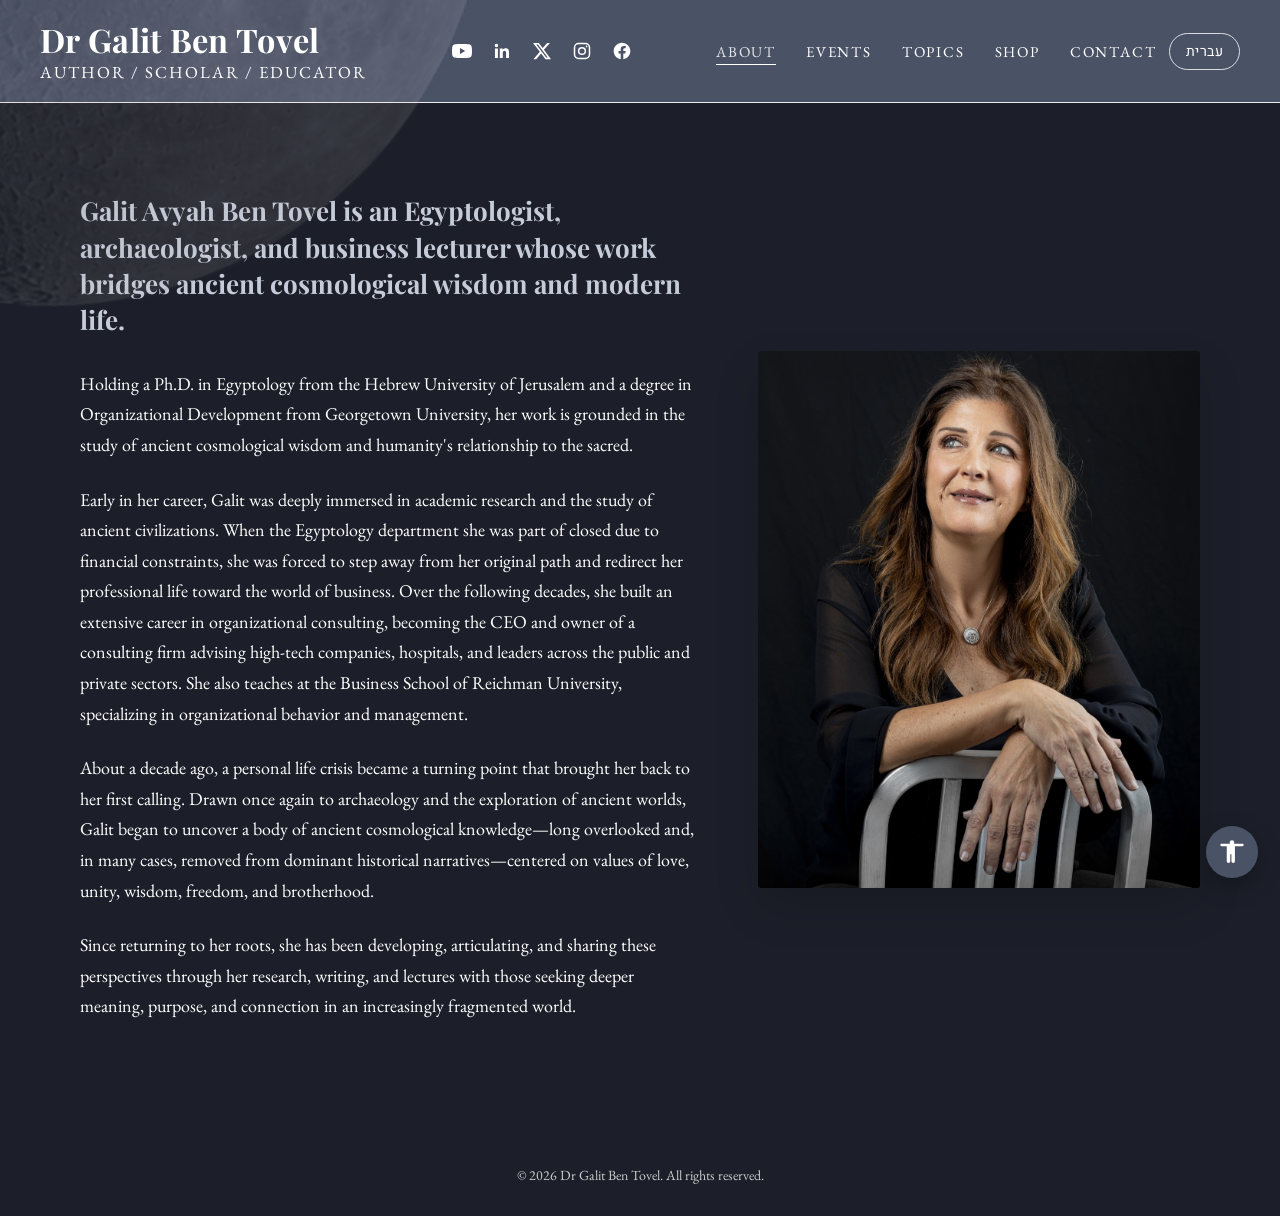
<file: about.html>
<!DOCTYPE html>
<html lang="en">
<head>
  <meta charset="UTF-8">
  <meta name="viewport" content="width=device-width, initial-scale=1.0">
  <title>About | Dr Galit Ben Tovel</title>
  <link rel="stylesheet" href="style.css">
  <link rel="icon" type="image/png" href="assets/images/galitfavicon.png">
</head>
<body>

  <header class="site-header">
    <a class="logo-block" href="index.html">
      <span class="logo">Dr Galit Ben Tovel</span>
      <span class="logo-tagline">author / scholar / educator</span>
    </a>
    <div class="social-icons">
      <a href="https://www.youtube.com/@drgalitbentovel" target="_blank" rel="noopener" aria-label="YouTube">
        <svg viewBox="0 0 24 24" fill="currentColor"><path d="M23.5 6.2a3 3 0 0 0-2.1-2.1C19.5 3.5 12 3.5 12 3.5s-7.5 0-9.4.6A3 3 0 0 0 .5 6.2 31 31 0 0 0 0 12a31 31 0 0 0 .5 5.8 3 3 0 0 0 2.1 2.1c1.9.6 9.4.6 9.4.6s7.5 0 9.4-.6a3 3 0 0 0 2.1-2.1A31 31 0 0 0 24 12a31 31 0 0 0-.5-5.8zM9.6 15.6V8.4l6.3 3.6-6.3 3.6z"/></svg>
      </a>
      <a href="https://www.linkedin.com/in/galit-ben-tovel-60364459/?isSelfProfile=false" target="_blank" rel="noopener" aria-label="LinkedIn">
        <svg viewBox="0 0 24 24" fill="currentColor"><path d="M20.447 20.452h-3.554v-5.569c0-1.328-.027-3.037-1.852-3.037-1.853 0-2.136 1.445-2.136 2.939v5.667H9.351V9h3.414v1.561h.046c.477-.9 1.637-1.85 3.37-1.85 3.601 0 4.267 2.37 4.267 5.455v6.286zM5.337 7.433a2.062 2.062 0 1 1 0-4.125 2.062 2.062 0 0 1 0 4.125zM7.114 20.452H3.558V9h3.556v11.452z"/></svg>
      </a>
      <a href="https://x.com/OnenessSite" target="_blank" rel="noopener" aria-label="X (Twitter)">
        <svg viewBox="0 0 24 24" fill="currentColor"><path d="M18.244 2.25h3.308l-7.227 8.26 8.502 11.24H16.17l-5.214-6.817L4.99 21.75H1.68l7.73-8.835L1.254 2.25H8.08l4.713 6.231zm-1.161 17.52h1.833L7.084 4.126H5.117z"/></svg>
      </a>
      <a href="https://www.instagram.com/galitbentovel/" target="_blank" rel="noopener" aria-label="Instagram">
        <svg viewBox="0 0 24 24" fill="none" stroke="currentColor" stroke-width="1.8"><rect x="3" y="3" width="18" height="18" rx="5"/><circle cx="12" cy="12" r="4"/><circle cx="17.5" cy="6.5" r="1" fill="currentColor" stroke="none"/></svg>
      </a>
      <a href="https://www.facebook.com/galitbentovel" target="_blank" rel="noopener" aria-label="Facebook">
        <svg viewBox="0 0 24 24" fill="currentColor"><path d="M22 12c0-5.523-4.477-10-10-10S2 6.477 2 12c0 4.991 3.657 9.128 8.438 9.879v-6.987h-2.54V12h2.54V9.797c0-2.506 1.492-3.89 3.777-3.89 1.094 0 2.238.195 2.238.195v2.46h-1.26c-1.243 0-1.63.771-1.63 1.562V12h2.773l-.443 2.892h-2.33v6.987C18.343 21.128 22 16.991 22 12z"/></svg>
      </a>
    </div>
    <nav class="main-nav">
      <ul>
        <li><a href="about.html" class="active">About</a></li>
        <li><a href="events.html">Events</a></li>
        <li><a href="topics.html">Topics</a></li>
        <li><a href="shop.html">Shop</a></li>
        <li><a href="contact.html">Contact</a></li>
      </ul>
    </nav>
  </header>

  <section class="about-intro">
    <div class="container grid">
      <div id="aboutText">
        <h1 class="gold-heading">Galit Avyah Ben Tovel is an Egyptologist, archaeologist, and business lecturer whose work bridges ancient cosmological wisdom and modern life.</h1>
        <p>Holding a Ph.D. in Egyptology from the Hebrew University of Jerusalem and a degree in Organizational Development from Georgetown University, her work is grounded in the study of ancient cosmological wisdom and humanity's relationship to the sacred.</p>
        <p>Early in her career, Galit was deeply immersed in academic research and the study of ancient civilizations. When the Egyptology department she was part of closed due to financial constraints, she was forced to step away from her original path and redirect her professional life toward the world of business. Over the following decades, she built an extensive career in organizational consulting, becoming the CEO and owner of a consulting firm advising high-tech companies, hospitals, and leaders across the public and private sectors. She also teaches at the Business School of Reichman University, specializing in organizational behavior and management.</p>
        <p>About a decade ago, a personal life crisis became a turning point that brought her back to her first calling. Drawn once again to archaeology and the exploration of ancient worlds, Galit began to uncover a body of ancient cosmological knowledge&mdash;long overlooked and, in many cases, removed from dominant historical narratives&mdash;centered on values of love, unity, wisdom, freedom, and brotherhood.</p>
        <p>Since returning to her roots, she has been developing, articulating, and sharing these perspectives through her research, writing, and lectures with those seeking deeper meaning, purpose, and connection in an increasingly fragmented world.</p>
      </div>
      <img id="aboutPortrait" src="assets/images/hero-photo.jpg" alt="Dr Galit Ben Tovel">
    </div>
  </section>

  <footer class="site-footer">
    &copy; 2026 Dr Galit Ben Tovel. All rights reserved.
  </footer>

  <script src="assets/js/site-tools.js"></script>
  <script src="assets/js/about-page.js"></script>
</body>
</html>
</file>
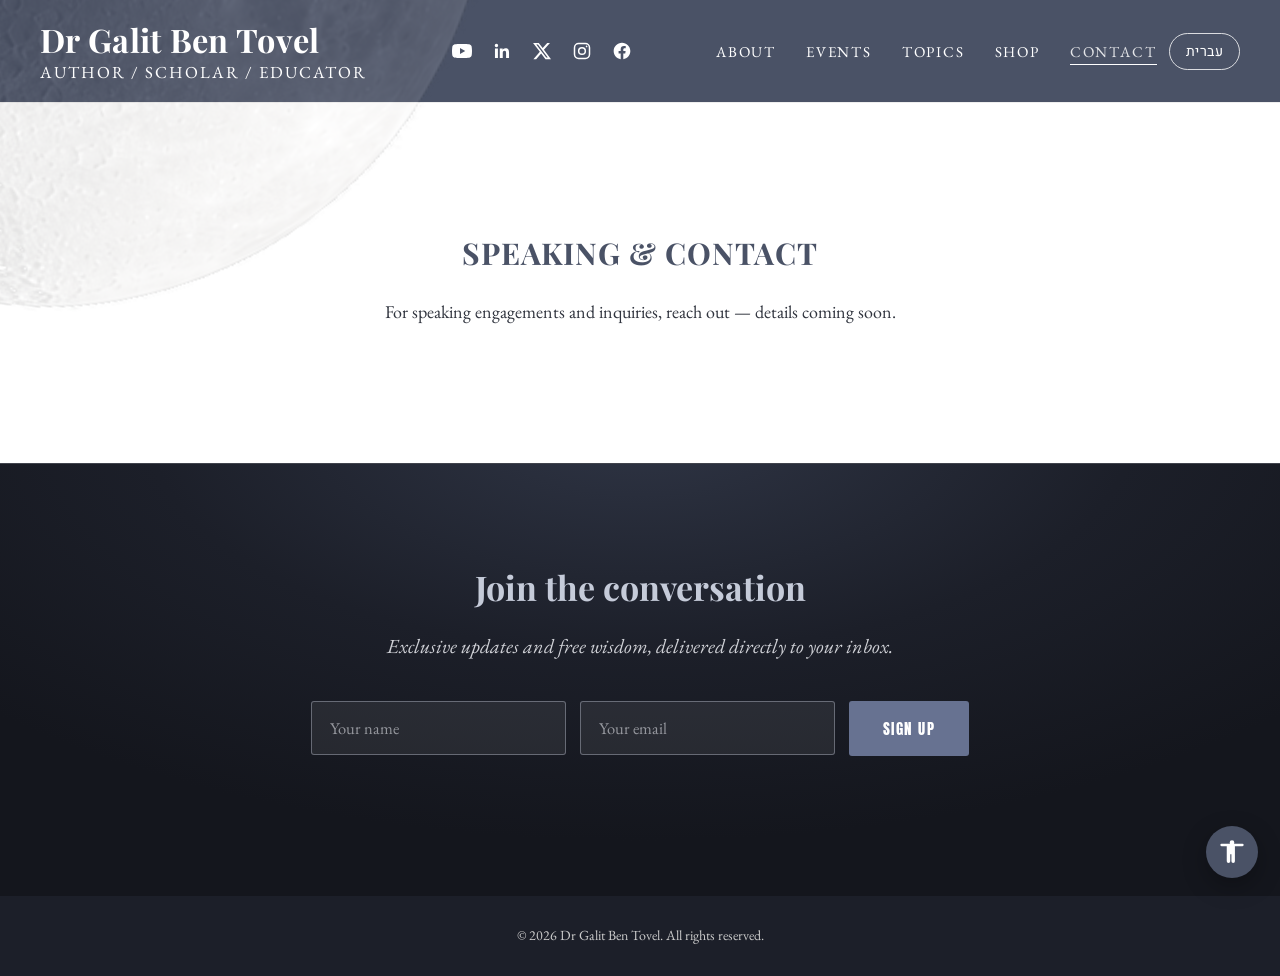
<file: contact.html>
<!DOCTYPE html>
<html lang="en">
<head>
  <meta charset="UTF-8">
  <meta name="viewport" content="width=device-width, initial-scale=1.0">
  <title>Contact | Dr Galit Ben Tovel</title>
  <link rel="stylesheet" href="style.css">
  <link rel="icon" type="image/png" href="assets/images/galitfavicon.png">
</head>
<body>

  <header class="site-header">
    <a class="logo-block" href="index.html">
      <span class="logo">Dr Galit Ben Tovel</span>
      <span class="logo-tagline">author / scholar / educator</span>
    </a>
    <div class="social-icons">
      <a href="https://www.youtube.com/@drgalitbentovel" target="_blank" rel="noopener" aria-label="YouTube">
        <svg viewBox="0 0 24 24" fill="currentColor"><path d="M23.5 6.2a3 3 0 0 0-2.1-2.1C19.5 3.5 12 3.5 12 3.5s-7.5 0-9.4.6A3 3 0 0 0 .5 6.2 31 31 0 0 0 0 12a31 31 0 0 0 .5 5.8 3 3 0 0 0 2.1 2.1c1.9.6 9.4.6 9.4.6s7.5 0 9.4-.6a3 3 0 0 0 2.1-2.1A31 31 0 0 0 24 12a31 31 0 0 0-.5-5.8zM9.6 15.6V8.4l6.3 3.6-6.3 3.6z"/></svg>
      </a>
      <a href="https://www.linkedin.com/in/galit-ben-tovel-60364459/?isSelfProfile=false" target="_blank" rel="noopener" aria-label="LinkedIn">
        <svg viewBox="0 0 24 24" fill="currentColor"><path d="M20.447 20.452h-3.554v-5.569c0-1.328-.027-3.037-1.852-3.037-1.853 0-2.136 1.445-2.136 2.939v5.667H9.351V9h3.414v1.561h.046c.477-.9 1.637-1.85 3.37-1.85 3.601 0 4.267 2.37 4.267 5.455v6.286zM5.337 7.433a2.062 2.062 0 1 1 0-4.125 2.062 2.062 0 0 1 0 4.125zM7.114 20.452H3.558V9h3.556v11.452z"/></svg>
      </a>
      <a href="https://x.com/OnenessSite" target="_blank" rel="noopener" aria-label="X (Twitter)">
        <svg viewBox="0 0 24 24" fill="currentColor"><path d="M18.244 2.25h3.308l-7.227 8.26 8.502 11.24H16.17l-5.214-6.817L4.99 21.75H1.68l7.73-8.835L1.254 2.25H8.08l4.713 6.231zm-1.161 17.52h1.833L7.084 4.126H5.117z"/></svg>
      </a>
      <a href="https://www.instagram.com/galitbentovel/" target="_blank" rel="noopener" aria-label="Instagram">
        <svg viewBox="0 0 24 24" fill="none" stroke="currentColor" stroke-width="1.8"><rect x="3" y="3" width="18" height="18" rx="5"/><circle cx="12" cy="12" r="4"/><circle cx="17.5" cy="6.5" r="1" fill="currentColor" stroke="none"/></svg>
      </a>
      <a href="https://www.facebook.com/galitbentovel" target="_blank" rel="noopener" aria-label="Facebook">
        <svg viewBox="0 0 24 24" fill="currentColor"><path d="M22 12c0-5.523-4.477-10-10-10S2 6.477 2 12c0 4.991 3.657 9.128 8.438 9.879v-6.987h-2.54V12h2.54V9.797c0-2.506 1.492-3.89 3.777-3.89 1.094 0 2.238.195 2.238.195v2.46h-1.26c-1.243 0-1.63.771-1.63 1.562V12h2.773l-.443 2.892h-2.33v6.987C18.343 21.128 22 16.991 22 12z"/></svg>
      </a>
    </div>
    <nav class="main-nav">
      <ul>
        <li><a href="about.html">About</a></li>
        <li><a href="events.html">Events</a></li>
        <li><a href="topics.html">Topics</a></li>
        <li><a href="shop.html">Shop</a></li>
        <li><a href="contact.html" class="active">Contact</a></li>
      </ul>
    </nav>
  </header>

  <section class="simple-page">
    <h1 class="display gold-heading">Speaking &amp; Contact</h1>
    <p>For speaking engagements and inquiries, reach out &mdash; details coming soon.</p>
  </section>

  <section class="newsletter">
    <div class="newsletter-inner">
      <h2 class="newsletter-title">Join the conversation</h2>
      <p class="lead">Exclusive updates and free wisdom, delivered directly to your inbox.</p>
      <form id="newsletterForm">
        <input type="text" name="name" placeholder="Your name" required>
        <input type="email" name="email" placeholder="Your email" required>
        <button type="submit" class="display">Sign up</button>
      </form>
      <p class="newsletter-status" id="newsletterStatus" aria-live="polite"></p>
    </div>
  </section>

  <footer class="site-footer">
    &copy; 2026 Dr Galit Ben Tovel. All rights reserved.
  </footer>

  <script src="assets/js/site-tools.js"></script>
  <script src="assets/js/newsletter.js"></script>
</body>
</html>
</file>
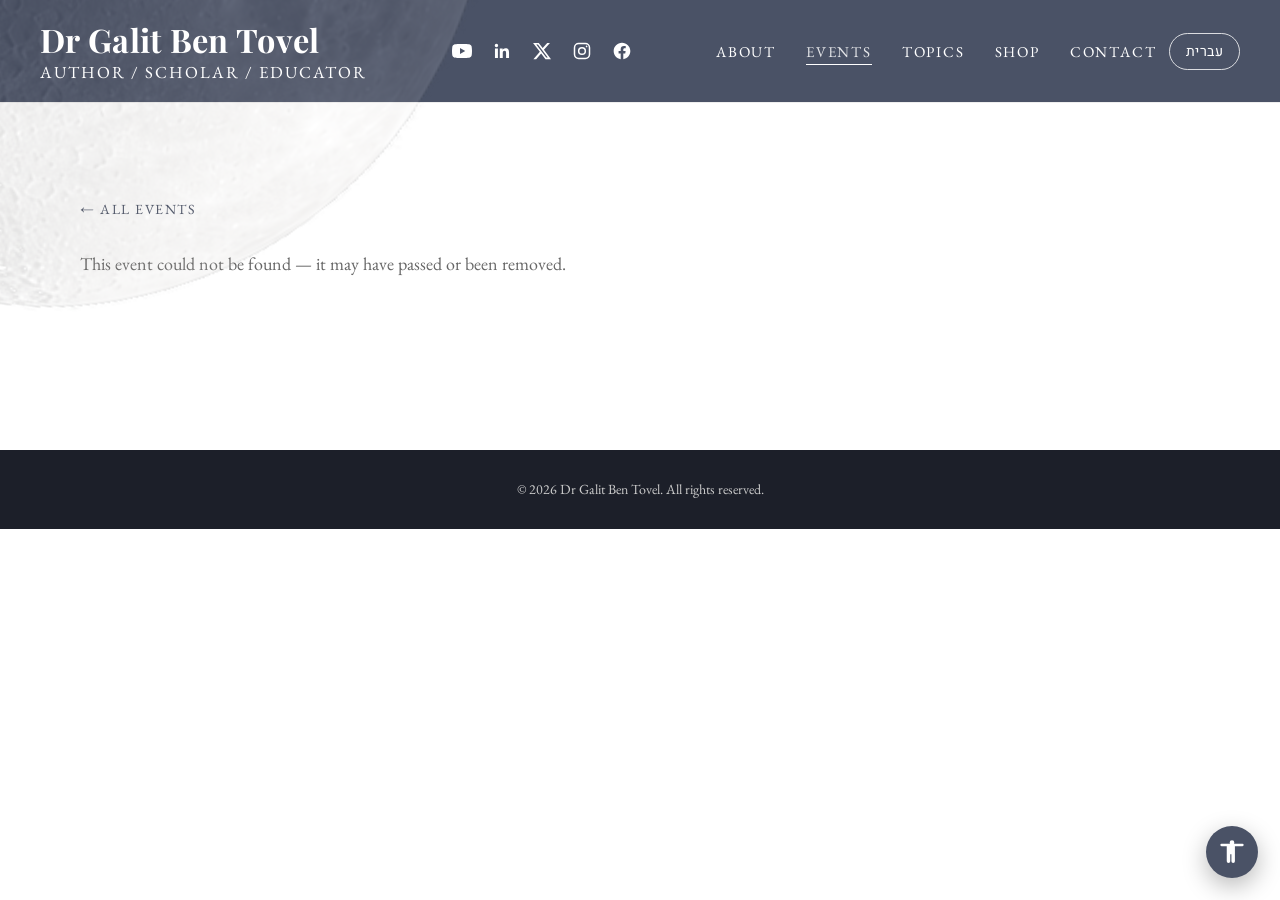
<file: event.html>
<!DOCTYPE html>
<html lang="en">
<head>
  <meta charset="UTF-8">
  <meta name="viewport" content="width=device-width, initial-scale=1.0">
  <title>Event | Dr Galit Ben Tovel</title>
  <link rel="stylesheet" href="style.css">
  <link rel="icon" type="image/png" href="assets/images/galitfavicon.png">
</head>
<body>

  <header class="site-header">
    <a class="logo-block" href="index.html">
      <span class="logo">Dr Galit Ben Tovel</span>
      <span class="logo-tagline">author / scholar / educator</span>
    </a>
    <div class="social-icons">
      <a href="https://www.youtube.com/@drgalitbentovel" target="_blank" rel="noopener" aria-label="YouTube">
        <svg viewBox="0 0 24 24" fill="currentColor"><path d="M23.5 6.2a3 3 0 0 0-2.1-2.1C19.5 3.5 12 3.5 12 3.5s-7.5 0-9.4.6A3 3 0 0 0 .5 6.2 31 31 0 0 0 0 12a31 31 0 0 0 .5 5.8 3 3 0 0 0 2.1 2.1c1.9.6 9.4.6 9.4.6s7.5 0 9.4-.6a3 3 0 0 0 2.1-2.1A31 31 0 0 0 24 12a31 31 0 0 0-.5-5.8zM9.6 15.6V8.4l6.3 3.6-6.3 3.6z"/></svg>
      </a>
      <a href="https://www.linkedin.com/in/galit-ben-tovel-60364459/?isSelfProfile=false" target="_blank" rel="noopener" aria-label="LinkedIn">
        <svg viewBox="0 0 24 24" fill="currentColor"><path d="M20.447 20.452h-3.554v-5.569c0-1.328-.027-3.037-1.852-3.037-1.853 0-2.136 1.445-2.136 2.939v5.667H9.351V9h3.414v1.561h.046c.477-.9 1.637-1.85 3.37-1.85 3.601 0 4.267 2.37 4.267 5.455v6.286zM5.337 7.433a2.062 2.062 0 1 1 0-4.125 2.062 2.062 0 0 1 0 4.125zM7.114 20.452H3.558V9h3.556v11.452z"/></svg>
      </a>
      <a href="https://x.com/OnenessSite" target="_blank" rel="noopener" aria-label="X (Twitter)">
        <svg viewBox="0 0 24 24" fill="currentColor"><path d="M18.244 2.25h3.308l-7.227 8.26 8.502 11.24H16.17l-5.214-6.817L4.99 21.75H1.68l7.73-8.835L1.254 2.25H8.08l4.713 6.231zm-1.161 17.52h1.833L7.084 4.126H5.117z"/></svg>
      </a>
      <a href="https://www.instagram.com/galitbentovel/" target="_blank" rel="noopener" aria-label="Instagram">
        <svg viewBox="0 0 24 24" fill="none" stroke="currentColor" stroke-width="1.8"><rect x="3" y="3" width="18" height="18" rx="5"/><circle cx="12" cy="12" r="4"/><circle cx="17.5" cy="6.5" r="1" fill="currentColor" stroke="none"/></svg>
      </a>
      <a href="https://www.facebook.com/galitbentovel" target="_blank" rel="noopener" aria-label="Facebook">
        <svg viewBox="0 0 24 24" fill="currentColor"><path d="M22 12c0-5.523-4.477-10-10-10S2 6.477 2 12c0 4.991 3.657 9.128 8.438 9.879v-6.987h-2.54V12h2.54V9.797c0-2.506 1.492-3.89 3.777-3.89 1.094 0 2.238.195 2.238.195v2.46h-1.26c-1.243 0-1.63.771-1.63 1.562V12h2.773l-.443 2.892h-2.33v6.987C18.343 21.128 22 16.991 22 12z"/></svg>
      </a>
    </div>
    <nav class="main-nav">
      <ul>
        <li><a href="about.html">About</a></li>
        <li><a href="events.html" class="active">Events</a></li>
        <li><a href="topics.html">Topics</a></li>
        <li><a href="shop.html">Shop</a></li>
        <li><a href="contact.html">Contact</a></li>
      </ul>
    </nav>
  </header>

  <section class="events-page">
    <div class="container">
      <div id="eventDetail"></div>
    </div>
  </section>

  <footer class="site-footer">
    &copy; 2026 Dr Galit Ben Tovel. All rights reserved.
  </footer>

  <script src="assets/js/site-tools.js"></script>
  <script src="assets/js/event.js"></script>
</body>
</html>
</file>
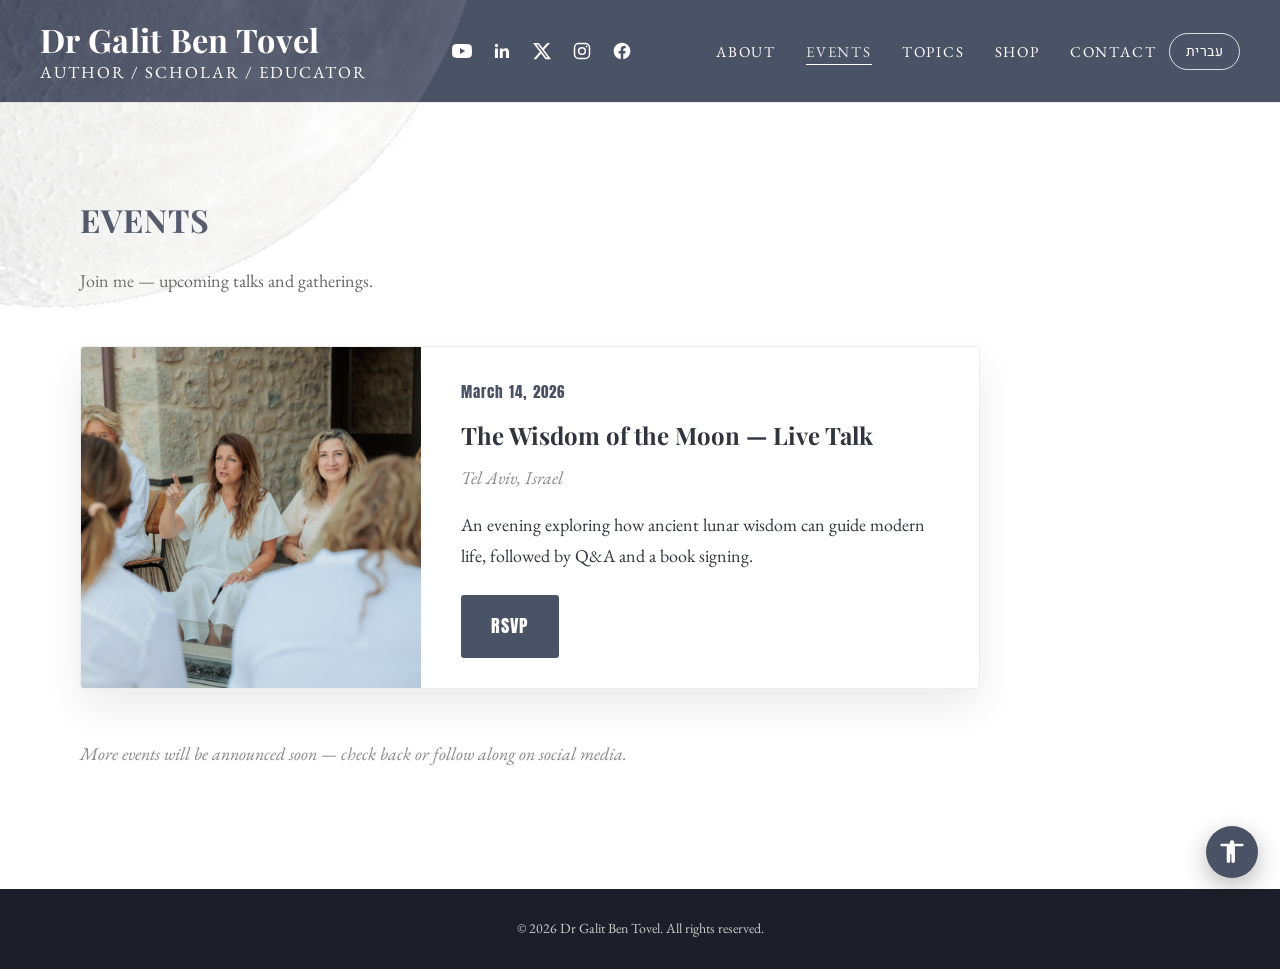
<file: events.html>
<!DOCTYPE html>
<html lang="en">
<head>
  <meta charset="UTF-8">
  <meta name="viewport" content="width=device-width, initial-scale=1.0">
  <title>Events | Dr Galit Ben Tovel</title>
  <link rel="stylesheet" href="style.css">
  <link rel="icon" type="image/png" href="assets/images/galitfavicon.png">
</head>
<body>

  <header class="site-header">
    <a class="logo-block" href="index.html">
      <span class="logo">Dr Galit Ben Tovel</span>
      <span class="logo-tagline">author / scholar / educator</span>
    </a>
    <div class="social-icons">
      <a href="https://www.youtube.com/@drgalitbentovel" target="_blank" rel="noopener" aria-label="YouTube">
        <svg viewBox="0 0 24 24" fill="currentColor"><path d="M23.5 6.2a3 3 0 0 0-2.1-2.1C19.5 3.5 12 3.5 12 3.5s-7.5 0-9.4.6A3 3 0 0 0 .5 6.2 31 31 0 0 0 0 12a31 31 0 0 0 .5 5.8 3 3 0 0 0 2.1 2.1c1.9.6 9.4.6 9.4.6s7.5 0 9.4-.6a3 3 0 0 0 2.1-2.1A31 31 0 0 0 24 12a31 31 0 0 0-.5-5.8zM9.6 15.6V8.4l6.3 3.6-6.3 3.6z"/></svg>
      </a>
      <a href="https://www.linkedin.com/in/galit-ben-tovel-60364459/?isSelfProfile=false" target="_blank" rel="noopener" aria-label="LinkedIn">
        <svg viewBox="0 0 24 24" fill="currentColor"><path d="M20.447 20.452h-3.554v-5.569c0-1.328-.027-3.037-1.852-3.037-1.853 0-2.136 1.445-2.136 2.939v5.667H9.351V9h3.414v1.561h.046c.477-.9 1.637-1.85 3.37-1.85 3.601 0 4.267 2.37 4.267 5.455v6.286zM5.337 7.433a2.062 2.062 0 1 1 0-4.125 2.062 2.062 0 0 1 0 4.125zM7.114 20.452H3.558V9h3.556v11.452z"/></svg>
      </a>
      <a href="https://x.com/OnenessSite" target="_blank" rel="noopener" aria-label="X (Twitter)">
        <svg viewBox="0 0 24 24" fill="currentColor"><path d="M18.244 2.25h3.308l-7.227 8.26 8.502 11.24H16.17l-5.214-6.817L4.99 21.75H1.68l7.73-8.835L1.254 2.25H8.08l4.713 6.231zm-1.161 17.52h1.833L7.084 4.126H5.117z"/></svg>
      </a>
      <a href="https://www.instagram.com/galitbentovel/" target="_blank" rel="noopener" aria-label="Instagram">
        <svg viewBox="0 0 24 24" fill="none" stroke="currentColor" stroke-width="1.8"><rect x="3" y="3" width="18" height="18" rx="5"/><circle cx="12" cy="12" r="4"/><circle cx="17.5" cy="6.5" r="1" fill="currentColor" stroke="none"/></svg>
      </a>
      <a href="https://www.facebook.com/galitbentovel" target="_blank" rel="noopener" aria-label="Facebook">
        <svg viewBox="0 0 24 24" fill="currentColor"><path d="M22 12c0-5.523-4.477-10-10-10S2 6.477 2 12c0 4.991 3.657 9.128 8.438 9.879v-6.987h-2.54V12h2.54V9.797c0-2.506 1.492-3.89 3.777-3.89 1.094 0 2.238.195 2.238.195v2.46h-1.26c-1.243 0-1.63.771-1.63 1.562V12h2.773l-.443 2.892h-2.33v6.987C18.343 21.128 22 16.991 22 12z"/></svg>
      </a>
    </div>
    <nav class="main-nav">
      <ul>
        <li><a href="about.html">About</a></li>
        <li><a href="events.html" class="active">Events</a></li>
        <li><a href="topics.html">Topics</a></li>
        <li><a href="shop.html">Shop</a></li>
        <li><a href="contact.html">Contact</a></li>
      </ul>
    </nav>
  </header>

  <section class="events-page">
    <div class="container">
      <h1 class="display gold-heading">Events</h1>
      <p class="events-intro">Join me &mdash; upcoming talks and gatherings.</p>

      <div id="eventsList"></div>

      <div id="eventsFallback">
      <article class="event-card">
        <img src="assets/images/card-events.jpg" alt="Example event">
        <div class="event-card-body">
          <span class="event-date">March 14, 2026</span>
          <h2>The Wisdom of the Moon &mdash; Live Talk</h2>
          <p class="event-location">Tel Aviv, Israel</p>
          <p>An evening exploring how ancient lunar wisdom can guide modern life, followed by Q&amp;A and a book signing.</p>
          <a class="cta-button display" href="contact.html">RSVP</a>
        </div>
      </article>

      <p class="events-note">More events will be announced soon &mdash; check back or follow along on social media.</p>
      </div>
    </div>
  </section>

  <footer class="site-footer">
    &copy; 2026 Dr Galit Ben Tovel. All rights reserved.
  </footer>

  <script src="assets/js/site-tools.js"></script>
  <script src="assets/js/events.js"></script>
</body>
</html>
</file>
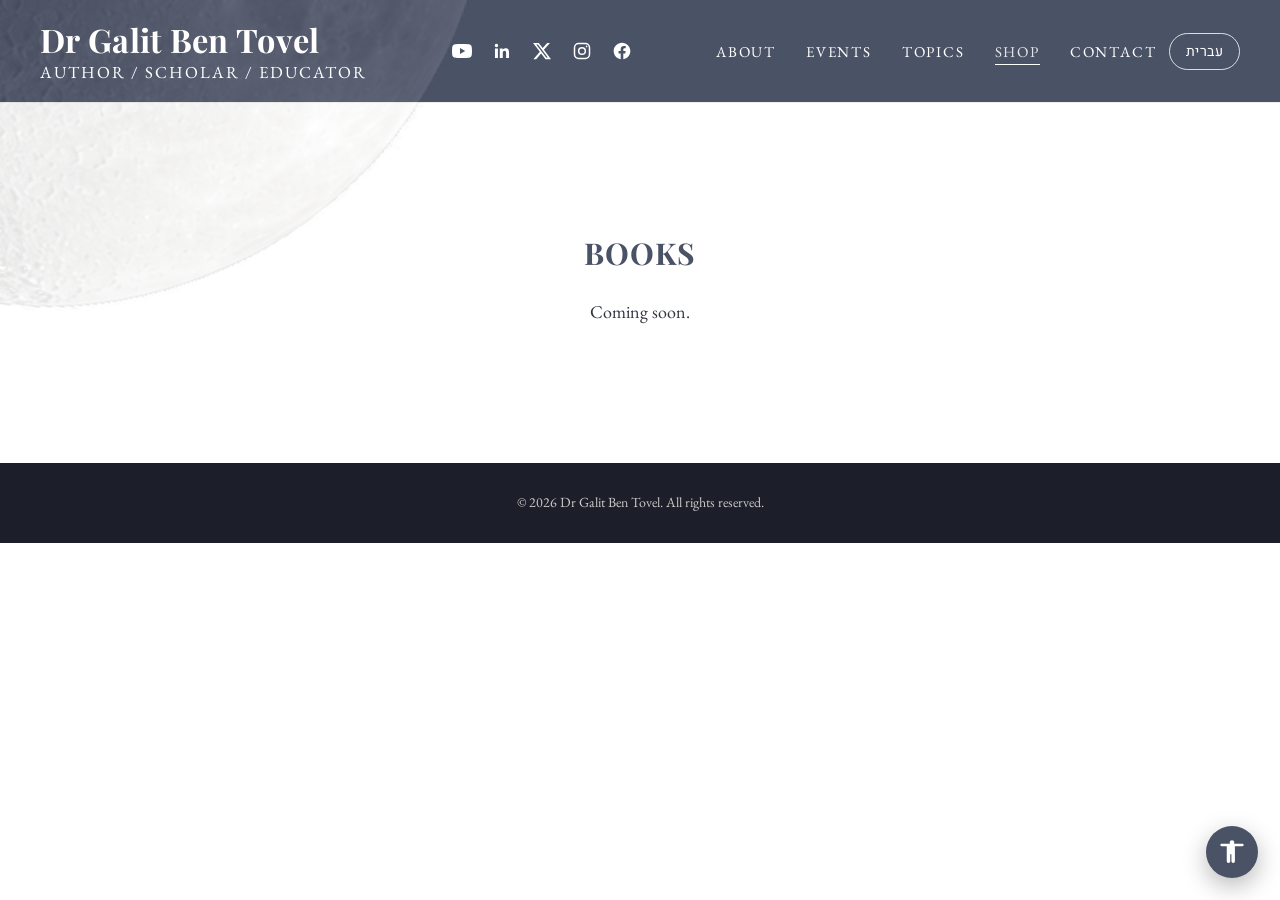
<file: shop.html>
<!DOCTYPE html>
<html lang="en">
<head>
  <meta charset="UTF-8">
  <meta name="viewport" content="width=device-width, initial-scale=1.0">
  <title>Shop | Dr Galit Ben Tovel</title>
  <link rel="stylesheet" href="style.css">
  <link rel="icon" type="image/png" href="assets/images/galitfavicon.png">
</head>
<body>

  <header class="site-header">
    <a class="logo-block" href="index.html">
      <span class="logo">Dr Galit Ben Tovel</span>
      <span class="logo-tagline">author / scholar / educator</span>
    </a>
    <div class="social-icons">
      <a href="https://www.youtube.com/@drgalitbentovel" target="_blank" rel="noopener" aria-label="YouTube">
        <svg viewBox="0 0 24 24" fill="currentColor"><path d="M23.5 6.2a3 3 0 0 0-2.1-2.1C19.5 3.5 12 3.5 12 3.5s-7.5 0-9.4.6A3 3 0 0 0 .5 6.2 31 31 0 0 0 0 12a31 31 0 0 0 .5 5.8 3 3 0 0 0 2.1 2.1c1.9.6 9.4.6 9.4.6s7.5 0 9.4-.6a3 3 0 0 0 2.1-2.1A31 31 0 0 0 24 12a31 31 0 0 0-.5-5.8zM9.6 15.6V8.4l6.3 3.6-6.3 3.6z"/></svg>
      </a>
      <a href="https://www.linkedin.com/in/galit-ben-tovel-60364459/?isSelfProfile=false" target="_blank" rel="noopener" aria-label="LinkedIn">
        <svg viewBox="0 0 24 24" fill="currentColor"><path d="M20.447 20.452h-3.554v-5.569c0-1.328-.027-3.037-1.852-3.037-1.853 0-2.136 1.445-2.136 2.939v5.667H9.351V9h3.414v1.561h.046c.477-.9 1.637-1.85 3.37-1.85 3.601 0 4.267 2.37 4.267 5.455v6.286zM5.337 7.433a2.062 2.062 0 1 1 0-4.125 2.062 2.062 0 0 1 0 4.125zM7.114 20.452H3.558V9h3.556v11.452z"/></svg>
      </a>
      <a href="https://x.com/OnenessSite" target="_blank" rel="noopener" aria-label="X (Twitter)">
        <svg viewBox="0 0 24 24" fill="currentColor"><path d="M18.244 2.25h3.308l-7.227 8.26 8.502 11.24H16.17l-5.214-6.817L4.99 21.75H1.68l7.73-8.835L1.254 2.25H8.08l4.713 6.231zm-1.161 17.52h1.833L7.084 4.126H5.117z"/></svg>
      </a>
      <a href="https://www.instagram.com/galitbentovel/" target="_blank" rel="noopener" aria-label="Instagram">
        <svg viewBox="0 0 24 24" fill="none" stroke="currentColor" stroke-width="1.8"><rect x="3" y="3" width="18" height="18" rx="5"/><circle cx="12" cy="12" r="4"/><circle cx="17.5" cy="6.5" r="1" fill="currentColor" stroke="none"/></svg>
      </a>
      <a href="https://www.facebook.com/galitbentovel" target="_blank" rel="noopener" aria-label="Facebook">
        <svg viewBox="0 0 24 24" fill="currentColor"><path d="M22 12c0-5.523-4.477-10-10-10S2 6.477 2 12c0 4.991 3.657 9.128 8.438 9.879v-6.987h-2.54V12h2.54V9.797c0-2.506 1.492-3.89 3.777-3.89 1.094 0 2.238.195 2.238.195v2.46h-1.26c-1.243 0-1.63.771-1.63 1.562V12h2.773l-.443 2.892h-2.33v6.987C18.343 21.128 22 16.991 22 12z"/></svg>
      </a>
    </div>
    <nav class="main-nav">
      <ul>
        <li><a href="about.html">About</a></li>
        <li><a href="events.html">Events</a></li>
        <li><a href="topics.html">Topics</a></li>
        <li><a href="shop.html" class="active">Shop</a></li>
        <li><a href="contact.html">Contact</a></li>
      </ul>
    </nav>
  </header>

  <section class="simple-page">
    <h1 class="display gold-heading">Books</h1>
    <p>Coming soon.</p>
  </section>

  <footer class="site-footer">
    &copy; 2026 Dr Galit Ben Tovel. All rights reserved.
  </footer>

  <script src="assets/js/site-tools.js"></script>
</body>
</html>
</file>
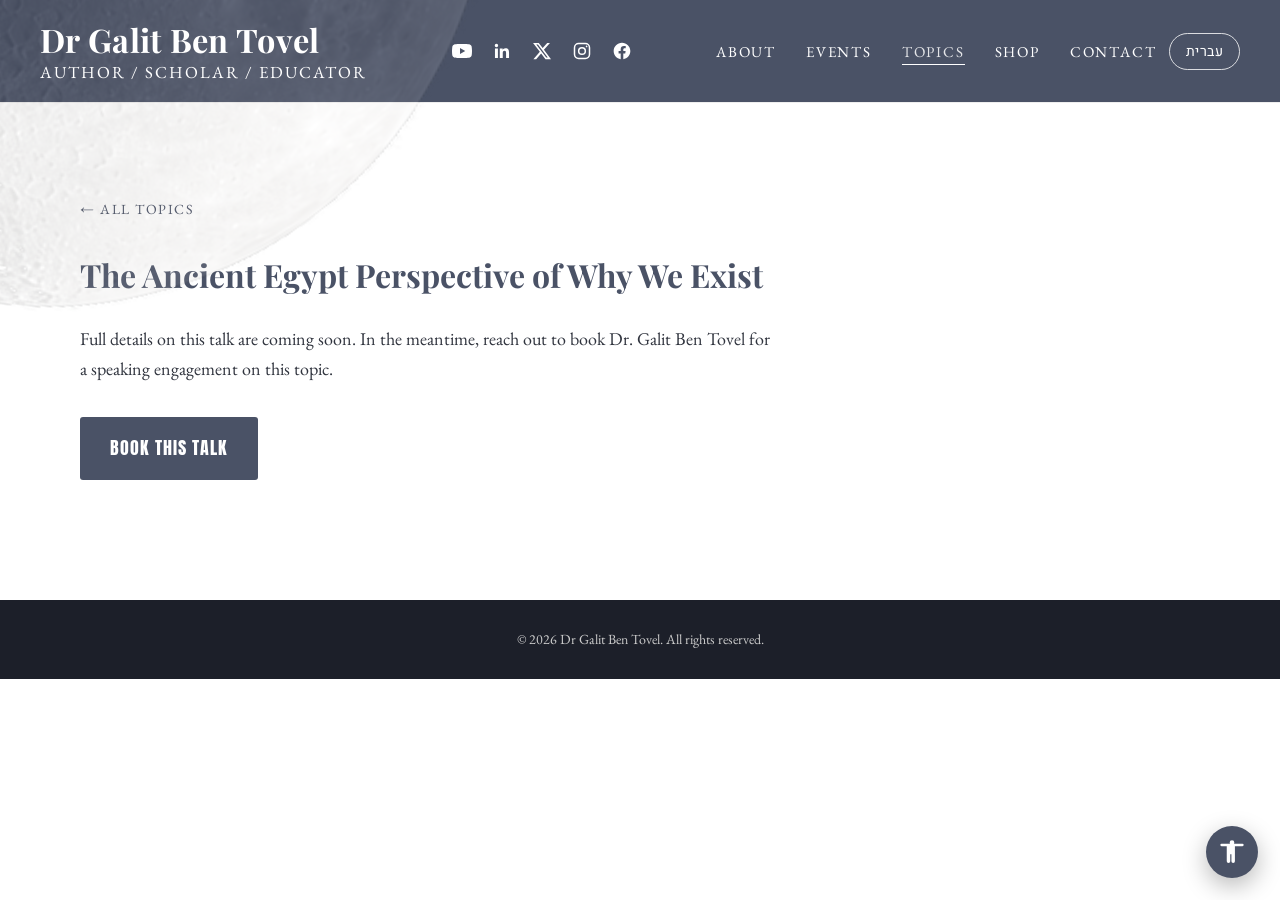
<file: topic-ancient-egypt-why-we-exist.html>
<!DOCTYPE html>
<html lang="en">
<head>
  <meta charset="UTF-8">
  <meta name="viewport" content="width=device-width, initial-scale=1.0">
  <title>The Ancient Egypt Perspective of Why We Exist | Dr Galit Ben Tovel</title>
  <link rel="stylesheet" href="style.css">
  <link rel="icon" type="image/png" href="assets/images/galitfavicon.png">
</head>
<body>

  <header class="site-header">
    <a class="logo-block" href="index.html">
      <span class="logo">Dr Galit Ben Tovel</span>
      <span class="logo-tagline">author / scholar / educator</span>
    </a>
    <div class="social-icons">
      <a href="https://www.youtube.com/@drgalitbentovel" target="_blank" rel="noopener" aria-label="YouTube">
        <svg viewBox="0 0 24 24" fill="currentColor"><path d="M23.5 6.2a3 3 0 0 0-2.1-2.1C19.5 3.5 12 3.5 12 3.5s-7.5 0-9.4.6A3 3 0 0 0 .5 6.2 31 31 0 0 0 0 12a31 31 0 0 0 .5 5.8 3 3 0 0 0 2.1 2.1c1.9.6 9.4.6 9.4.6s7.5 0 9.4-.6a3 3 0 0 0 2.1-2.1A31 31 0 0 0 24 12a31 31 0 0 0-.5-5.8zM9.6 15.6V8.4l6.3 3.6-6.3 3.6z"/></svg>
      </a>
      <a href="https://www.linkedin.com/in/galit-ben-tovel-60364459/?isSelfProfile=false" target="_blank" rel="noopener" aria-label="LinkedIn">
        <svg viewBox="0 0 24 24" fill="currentColor"><path d="M20.447 20.452h-3.554v-5.569c0-1.328-.027-3.037-1.852-3.037-1.853 0-2.136 1.445-2.136 2.939v5.667H9.351V9h3.414v1.561h.046c.477-.9 1.637-1.85 3.37-1.85 3.601 0 4.267 2.37 4.267 5.455v6.286zM5.337 7.433a2.062 2.062 0 1 1 0-4.125 2.062 2.062 0 0 1 0 4.125zM7.114 20.452H3.558V9h3.556v11.452z"/></svg>
      </a>
      <a href="https://x.com/OnenessSite" target="_blank" rel="noopener" aria-label="X (Twitter)">
        <svg viewBox="0 0 24 24" fill="currentColor"><path d="M18.244 2.25h3.308l-7.227 8.26 8.502 11.24H16.17l-5.214-6.817L4.99 21.75H1.68l7.73-8.835L1.254 2.25H8.08l4.713 6.231zm-1.161 17.52h1.833L7.084 4.126H5.117z"/></svg>
      </a>
      <a href="https://www.instagram.com/galitbentovel/" target="_blank" rel="noopener" aria-label="Instagram">
        <svg viewBox="0 0 24 24" fill="none" stroke="currentColor" stroke-width="1.8"><rect x="3" y="3" width="18" height="18" rx="5"/><circle cx="12" cy="12" r="4"/><circle cx="17.5" cy="6.5" r="1" fill="currentColor" stroke="none"/></svg>
      </a>
      <a href="https://www.facebook.com/galitbentovel" target="_blank" rel="noopener" aria-label="Facebook">
        <svg viewBox="0 0 24 24" fill="currentColor"><path d="M22 12c0-5.523-4.477-10-10-10S2 6.477 2 12c0 4.991 3.657 9.128 8.438 9.879v-6.987h-2.54V12h2.54V9.797c0-2.506 1.492-3.89 3.777-3.89 1.094 0 2.238.195 2.238.195v2.46h-1.26c-1.243 0-1.63.771-1.63 1.562V12h2.773l-.443 2.892h-2.33v6.987C18.343 21.128 22 16.991 22 12z"/></svg>
      </a>
    </div>
    <nav class="main-nav">
      <ul>
        <li><a href="about.html">About</a></li>
        <li><a href="events.html">Events</a></li>
        <li><a href="topics.html" class="active">Topics</a></li>
        <li><a href="shop.html">Shop</a></li>
        <li><a href="contact.html">Contact</a></li>
      </ul>
    </nav>
  </header>

  <section class="topic-page">
    <div class="container">
      <a class="back-link" href="topics.html">&larr; All Topics</a>
      <h1 class="gold-heading">The Ancient Egypt Perspective of Why We Exist</h1>
      <p>Full details on this talk are coming soon. In the meantime, reach out to book Dr. Galit Ben Tovel for a speaking engagement on this topic.</p>
      <a class="cta-button display" href="contact.html">Book This Talk</a>
    </div>
  </section>

  <footer class="site-footer">
    &copy; 2026 Dr Galit Ben Tovel. All rights reserved.
  </footer>

  <script src="assets/js/site-tools.js"></script>
</body>
</html>
</file>
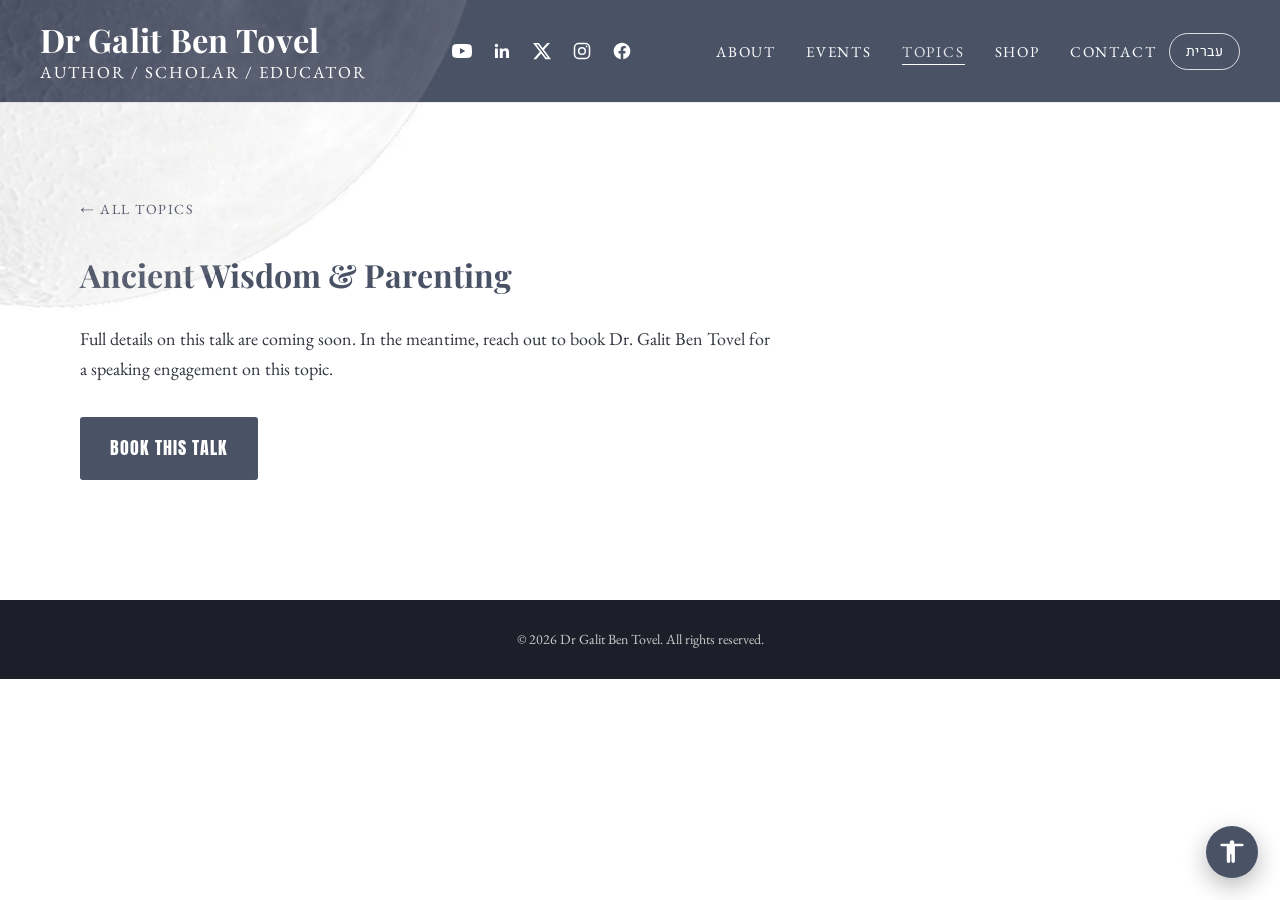
<file: topic-ancient-wisdom-parenting.html>
<!DOCTYPE html>
<html lang="en">
<head>
  <meta charset="UTF-8">
  <meta name="viewport" content="width=device-width, initial-scale=1.0">
  <title>Ancient Wisdom & Parenting | Dr Galit Ben Tovel</title>
  <link rel="stylesheet" href="style.css">
  <link rel="icon" type="image/png" href="assets/images/galitfavicon.png">
</head>
<body>

  <header class="site-header">
    <a class="logo-block" href="index.html">
      <span class="logo">Dr Galit Ben Tovel</span>
      <span class="logo-tagline">author / scholar / educator</span>
    </a>
    <div class="social-icons">
      <a href="https://www.youtube.com/@drgalitbentovel" target="_blank" rel="noopener" aria-label="YouTube">
        <svg viewBox="0 0 24 24" fill="currentColor"><path d="M23.5 6.2a3 3 0 0 0-2.1-2.1C19.5 3.5 12 3.5 12 3.5s-7.5 0-9.4.6A3 3 0 0 0 .5 6.2 31 31 0 0 0 0 12a31 31 0 0 0 .5 5.8 3 3 0 0 0 2.1 2.1c1.9.6 9.4.6 9.4.6s7.5 0 9.4-.6a3 3 0 0 0 2.1-2.1A31 31 0 0 0 24 12a31 31 0 0 0-.5-5.8zM9.6 15.6V8.4l6.3 3.6-6.3 3.6z"/></svg>
      </a>
      <a href="https://www.linkedin.com/in/galit-ben-tovel-60364459/?isSelfProfile=false" target="_blank" rel="noopener" aria-label="LinkedIn">
        <svg viewBox="0 0 24 24" fill="currentColor"><path d="M20.447 20.452h-3.554v-5.569c0-1.328-.027-3.037-1.852-3.037-1.853 0-2.136 1.445-2.136 2.939v5.667H9.351V9h3.414v1.561h.046c.477-.9 1.637-1.85 3.37-1.85 3.601 0 4.267 2.37 4.267 5.455v6.286zM5.337 7.433a2.062 2.062 0 1 1 0-4.125 2.062 2.062 0 0 1 0 4.125zM7.114 20.452H3.558V9h3.556v11.452z"/></svg>
      </a>
      <a href="https://x.com/OnenessSite" target="_blank" rel="noopener" aria-label="X (Twitter)">
        <svg viewBox="0 0 24 24" fill="currentColor"><path d="M18.244 2.25h3.308l-7.227 8.26 8.502 11.24H16.17l-5.214-6.817L4.99 21.75H1.68l7.73-8.835L1.254 2.25H8.08l4.713 6.231zm-1.161 17.52h1.833L7.084 4.126H5.117z"/></svg>
      </a>
      <a href="https://www.instagram.com/galitbentovel/" target="_blank" rel="noopener" aria-label="Instagram">
        <svg viewBox="0 0 24 24" fill="none" stroke="currentColor" stroke-width="1.8"><rect x="3" y="3" width="18" height="18" rx="5"/><circle cx="12" cy="12" r="4"/><circle cx="17.5" cy="6.5" r="1" fill="currentColor" stroke="none"/></svg>
      </a>
      <a href="https://www.facebook.com/galitbentovel" target="_blank" rel="noopener" aria-label="Facebook">
        <svg viewBox="0 0 24 24" fill="currentColor"><path d="M22 12c0-5.523-4.477-10-10-10S2 6.477 2 12c0 4.991 3.657 9.128 8.438 9.879v-6.987h-2.54V12h2.54V9.797c0-2.506 1.492-3.89 3.777-3.89 1.094 0 2.238.195 2.238.195v2.46h-1.26c-1.243 0-1.63.771-1.63 1.562V12h2.773l-.443 2.892h-2.33v6.987C18.343 21.128 22 16.991 22 12z"/></svg>
      </a>
    </div>
    <nav class="main-nav">
      <ul>
        <li><a href="about.html">About</a></li>
        <li><a href="events.html">Events</a></li>
        <li><a href="topics.html" class="active">Topics</a></li>
        <li><a href="shop.html">Shop</a></li>
        <li><a href="contact.html">Contact</a></li>
      </ul>
    </nav>
  </header>

  <section class="topic-page">
    <div class="container">
      <a class="back-link" href="topics.html">&larr; All Topics</a>
      <h1 class="gold-heading">Ancient Wisdom &amp; Parenting</h1>
      <p>Full details on this talk are coming soon. In the meantime, reach out to book Dr. Galit Ben Tovel for a speaking engagement on this topic.</p>
      <a class="cta-button display" href="contact.html">Book This Talk</a>
    </div>
  </section>

  <footer class="site-footer">
    &copy; 2026 Dr Galit Ben Tovel. All rights reserved.
  </footer>

  <script src="assets/js/site-tools.js"></script>
</body>
</html>
</file>
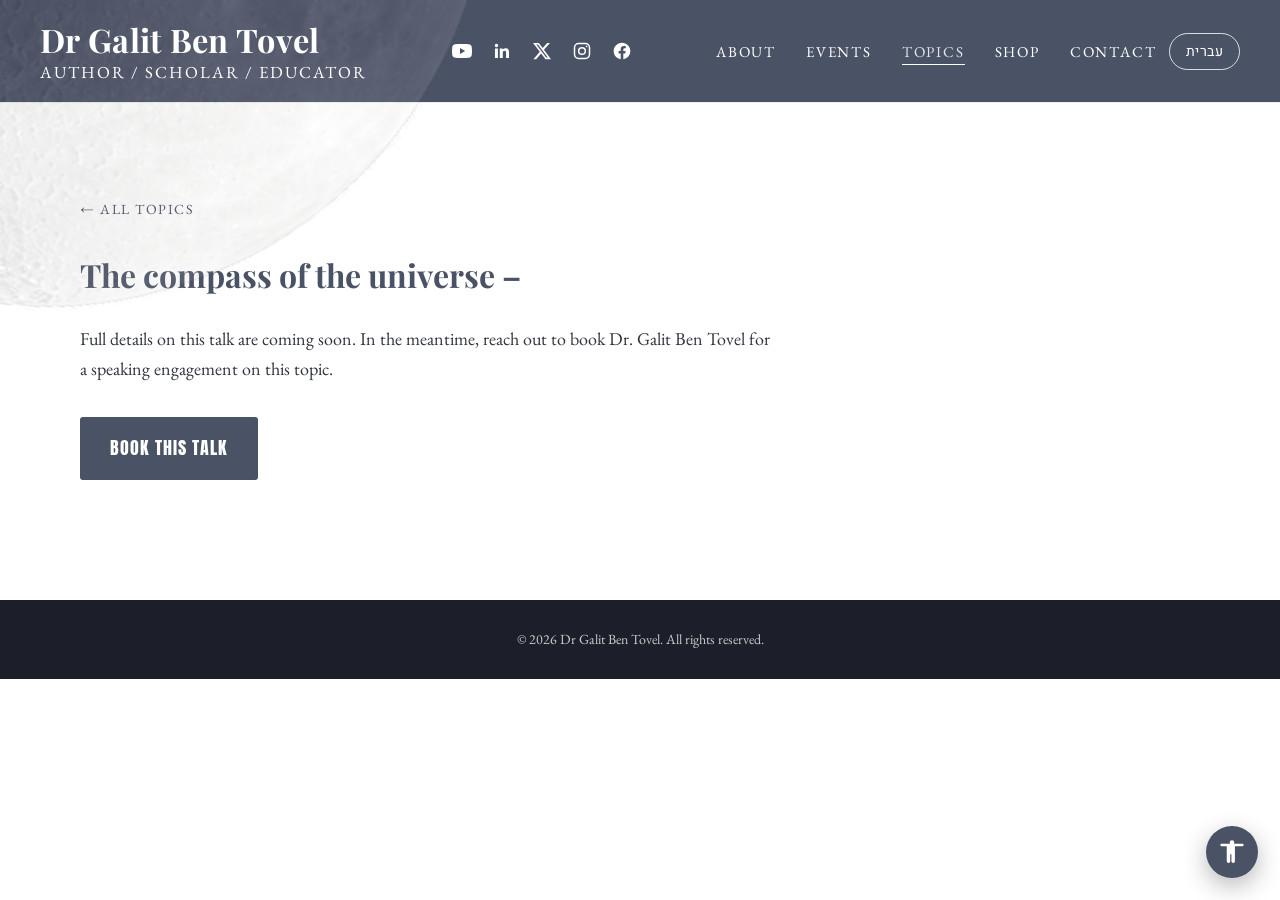
<file: topic-compass-of-the-universe.html>
<!DOCTYPE html>
<html lang="en">
<head>
  <meta charset="UTF-8">
  <meta name="viewport" content="width=device-width, initial-scale=1.0">
  <title>The compass of the universe - | Dr Galit Ben Tovel</title>
  <link rel="stylesheet" href="style.css">
  <link rel="icon" type="image/png" href="assets/images/galitfavicon.png">
</head>
<body>

  <header class="site-header">
    <a class="logo-block" href="index.html">
      <span class="logo">Dr Galit Ben Tovel</span>
      <span class="logo-tagline">author / scholar / educator</span>
    </a>
    <div class="social-icons">
      <a href="https://www.youtube.com/@drgalitbentovel" target="_blank" rel="noopener" aria-label="YouTube">
        <svg viewBox="0 0 24 24" fill="currentColor"><path d="M23.5 6.2a3 3 0 0 0-2.1-2.1C19.5 3.5 12 3.5 12 3.5s-7.5 0-9.4.6A3 3 0 0 0 .5 6.2 31 31 0 0 0 0 12a31 31 0 0 0 .5 5.8 3 3 0 0 0 2.1 2.1c1.9.6 9.4.6 9.4.6s7.5 0 9.4-.6a3 3 0 0 0 2.1-2.1A31 31 0 0 0 24 12a31 31 0 0 0-.5-5.8zM9.6 15.6V8.4l6.3 3.6-6.3 3.6z"/></svg>
      </a>
      <a href="https://www.linkedin.com/in/galit-ben-tovel-60364459/?isSelfProfile=false" target="_blank" rel="noopener" aria-label="LinkedIn">
        <svg viewBox="0 0 24 24" fill="currentColor"><path d="M20.447 20.452h-3.554v-5.569c0-1.328-.027-3.037-1.852-3.037-1.853 0-2.136 1.445-2.136 2.939v5.667H9.351V9h3.414v1.561h.046c.477-.9 1.637-1.85 3.37-1.85 3.601 0 4.267 2.37 4.267 5.455v6.286zM5.337 7.433a2.062 2.062 0 1 1 0-4.125 2.062 2.062 0 0 1 0 4.125zM7.114 20.452H3.558V9h3.556v11.452z"/></svg>
      </a>
      <a href="https://x.com/OnenessSite" target="_blank" rel="noopener" aria-label="X (Twitter)">
        <svg viewBox="0 0 24 24" fill="currentColor"><path d="M18.244 2.25h3.308l-7.227 8.26 8.502 11.24H16.17l-5.214-6.817L4.99 21.75H1.68l7.73-8.835L1.254 2.25H8.08l4.713 6.231zm-1.161 17.52h1.833L7.084 4.126H5.117z"/></svg>
      </a>
      <a href="https://www.instagram.com/galitbentovel/" target="_blank" rel="noopener" aria-label="Instagram">
        <svg viewBox="0 0 24 24" fill="none" stroke="currentColor" stroke-width="1.8"><rect x="3" y="3" width="18" height="18" rx="5"/><circle cx="12" cy="12" r="4"/><circle cx="17.5" cy="6.5" r="1" fill="currentColor" stroke="none"/></svg>
      </a>
      <a href="https://www.facebook.com/galitbentovel" target="_blank" rel="noopener" aria-label="Facebook">
        <svg viewBox="0 0 24 24" fill="currentColor"><path d="M22 12c0-5.523-4.477-10-10-10S2 6.477 2 12c0 4.991 3.657 9.128 8.438 9.879v-6.987h-2.54V12h2.54V9.797c0-2.506 1.492-3.89 3.777-3.89 1.094 0 2.238.195 2.238.195v2.46h-1.26c-1.243 0-1.63.771-1.63 1.562V12h2.773l-.443 2.892h-2.33v6.987C18.343 21.128 22 16.991 22 12z"/></svg>
      </a>
    </div>
    <nav class="main-nav">
      <ul>
        <li><a href="about.html">About</a></li>
        <li><a href="events.html">Events</a></li>
        <li><a href="topics.html" class="active">Topics</a></li>
        <li><a href="shop.html">Shop</a></li>
        <li><a href="contact.html">Contact</a></li>
      </ul>
    </nav>
  </header>

  <section class="topic-page">
    <div class="container">
      <a class="back-link" href="topics.html">&larr; All Topics</a>
      <h1 class="gold-heading">The compass of the universe &ndash;</h1>
      <p>Full details on this talk are coming soon. In the meantime, reach out to book Dr. Galit Ben Tovel for a speaking engagement on this topic.</p>
      <a class="cta-button display" href="contact.html">Book This Talk</a>
    </div>
  </section>

  <footer class="site-footer">
    &copy; 2026 Dr Galit Ben Tovel. All rights reserved.
  </footer>

  <script src="assets/js/site-tools.js"></script>
</body>
</html>
</file>
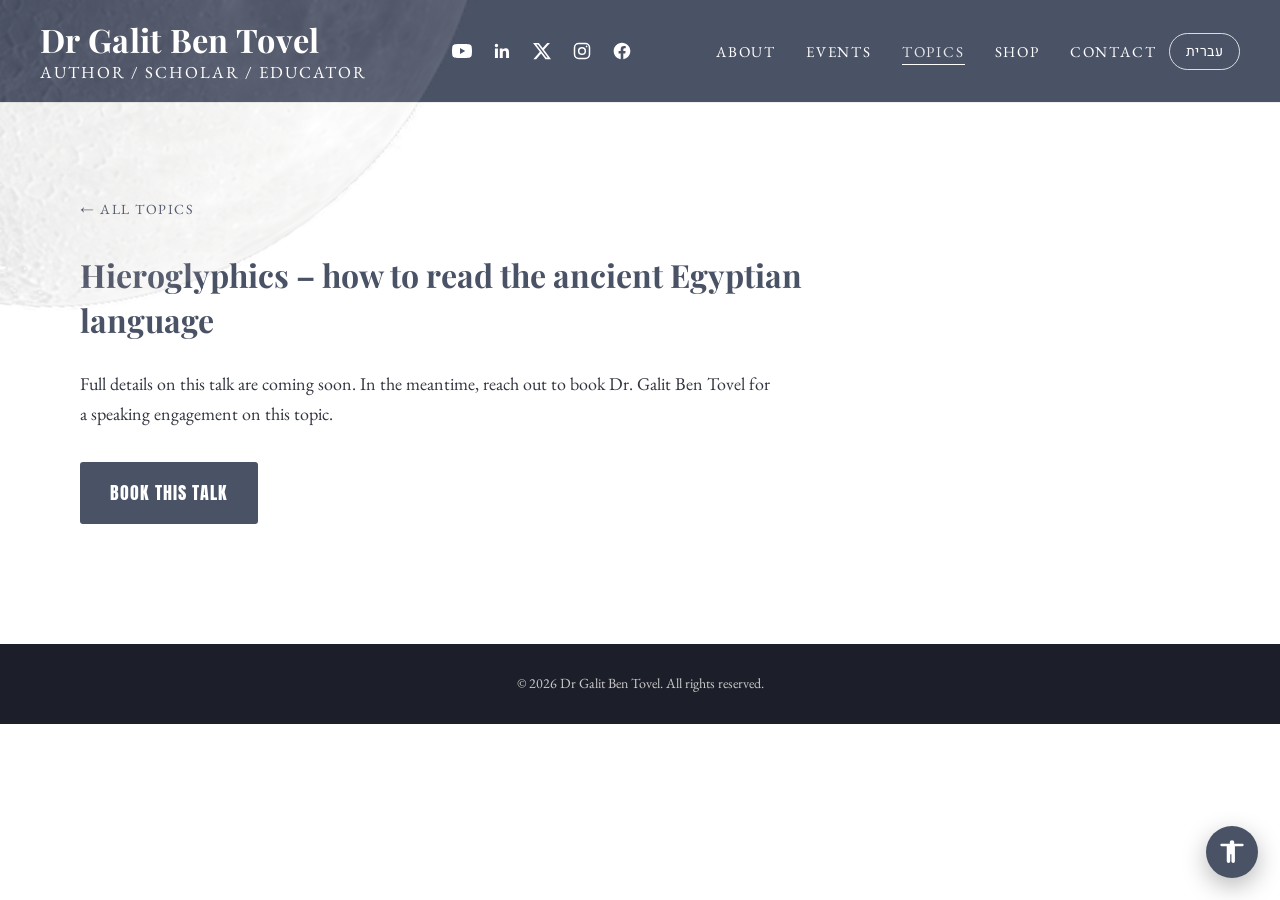
<file: topic-hieroglyphics.html>
<!DOCTYPE html>
<html lang="en">
<head>
  <meta charset="UTF-8">
  <meta name="viewport" content="width=device-width, initial-scale=1.0">
  <title>Hieroglyphics - how to read the ancient Egyptian language | Dr Galit Ben Tovel</title>
  <link rel="stylesheet" href="style.css">
  <link rel="icon" type="image/png" href="assets/images/galitfavicon.png">
</head>
<body>

  <header class="site-header">
    <a class="logo-block" href="index.html">
      <span class="logo">Dr Galit Ben Tovel</span>
      <span class="logo-tagline">author / scholar / educator</span>
    </a>
    <div class="social-icons">
      <a href="https://www.youtube.com/@drgalitbentovel" target="_blank" rel="noopener" aria-label="YouTube">
        <svg viewBox="0 0 24 24" fill="currentColor"><path d="M23.5 6.2a3 3 0 0 0-2.1-2.1C19.5 3.5 12 3.5 12 3.5s-7.5 0-9.4.6A3 3 0 0 0 .5 6.2 31 31 0 0 0 0 12a31 31 0 0 0 .5 5.8 3 3 0 0 0 2.1 2.1c1.9.6 9.4.6 9.4.6s7.5 0 9.4-.6a3 3 0 0 0 2.1-2.1A31 31 0 0 0 24 12a31 31 0 0 0-.5-5.8zM9.6 15.6V8.4l6.3 3.6-6.3 3.6z"/></svg>
      </a>
      <a href="https://www.linkedin.com/in/galit-ben-tovel-60364459/?isSelfProfile=false" target="_blank" rel="noopener" aria-label="LinkedIn">
        <svg viewBox="0 0 24 24" fill="currentColor"><path d="M20.447 20.452h-3.554v-5.569c0-1.328-.027-3.037-1.852-3.037-1.853 0-2.136 1.445-2.136 2.939v5.667H9.351V9h3.414v1.561h.046c.477-.9 1.637-1.85 3.37-1.85 3.601 0 4.267 2.37 4.267 5.455v6.286zM5.337 7.433a2.062 2.062 0 1 1 0-4.125 2.062 2.062 0 0 1 0 4.125zM7.114 20.452H3.558V9h3.556v11.452z"/></svg>
      </a>
      <a href="https://x.com/OnenessSite" target="_blank" rel="noopener" aria-label="X (Twitter)">
        <svg viewBox="0 0 24 24" fill="currentColor"><path d="M18.244 2.25h3.308l-7.227 8.26 8.502 11.24H16.17l-5.214-6.817L4.99 21.75H1.68l7.73-8.835L1.254 2.25H8.08l4.713 6.231zm-1.161 17.52h1.833L7.084 4.126H5.117z"/></svg>
      </a>
      <a href="https://www.instagram.com/galitbentovel/" target="_blank" rel="noopener" aria-label="Instagram">
        <svg viewBox="0 0 24 24" fill="none" stroke="currentColor" stroke-width="1.8"><rect x="3" y="3" width="18" height="18" rx="5"/><circle cx="12" cy="12" r="4"/><circle cx="17.5" cy="6.5" r="1" fill="currentColor" stroke="none"/></svg>
      </a>
      <a href="https://www.facebook.com/galitbentovel" target="_blank" rel="noopener" aria-label="Facebook">
        <svg viewBox="0 0 24 24" fill="currentColor"><path d="M22 12c0-5.523-4.477-10-10-10S2 6.477 2 12c0 4.991 3.657 9.128 8.438 9.879v-6.987h-2.54V12h2.54V9.797c0-2.506 1.492-3.89 3.777-3.89 1.094 0 2.238.195 2.238.195v2.46h-1.26c-1.243 0-1.63.771-1.63 1.562V12h2.773l-.443 2.892h-2.33v6.987C18.343 21.128 22 16.991 22 12z"/></svg>
      </a>
    </div>
    <nav class="main-nav">
      <ul>
        <li><a href="about.html">About</a></li>
        <li><a href="events.html">Events</a></li>
        <li><a href="topics.html" class="active">Topics</a></li>
        <li><a href="shop.html">Shop</a></li>
        <li><a href="contact.html">Contact</a></li>
      </ul>
    </nav>
  </header>

  <section class="topic-page">
    <div class="container">
      <a class="back-link" href="topics.html">&larr; All Topics</a>
      <h1 class="gold-heading">Hieroglyphics &ndash; how to read the ancient Egyptian language</h1>
      <p>Full details on this talk are coming soon. In the meantime, reach out to book Dr. Galit Ben Tovel for a speaking engagement on this topic.</p>
      <a class="cta-button display" href="contact.html">Book This Talk</a>
    </div>
  </section>

  <footer class="site-footer">
    &copy; 2026 Dr Galit Ben Tovel. All rights reserved.
  </footer>

  <script src="assets/js/site-tools.js"></script>
</body>
</html>
</file>
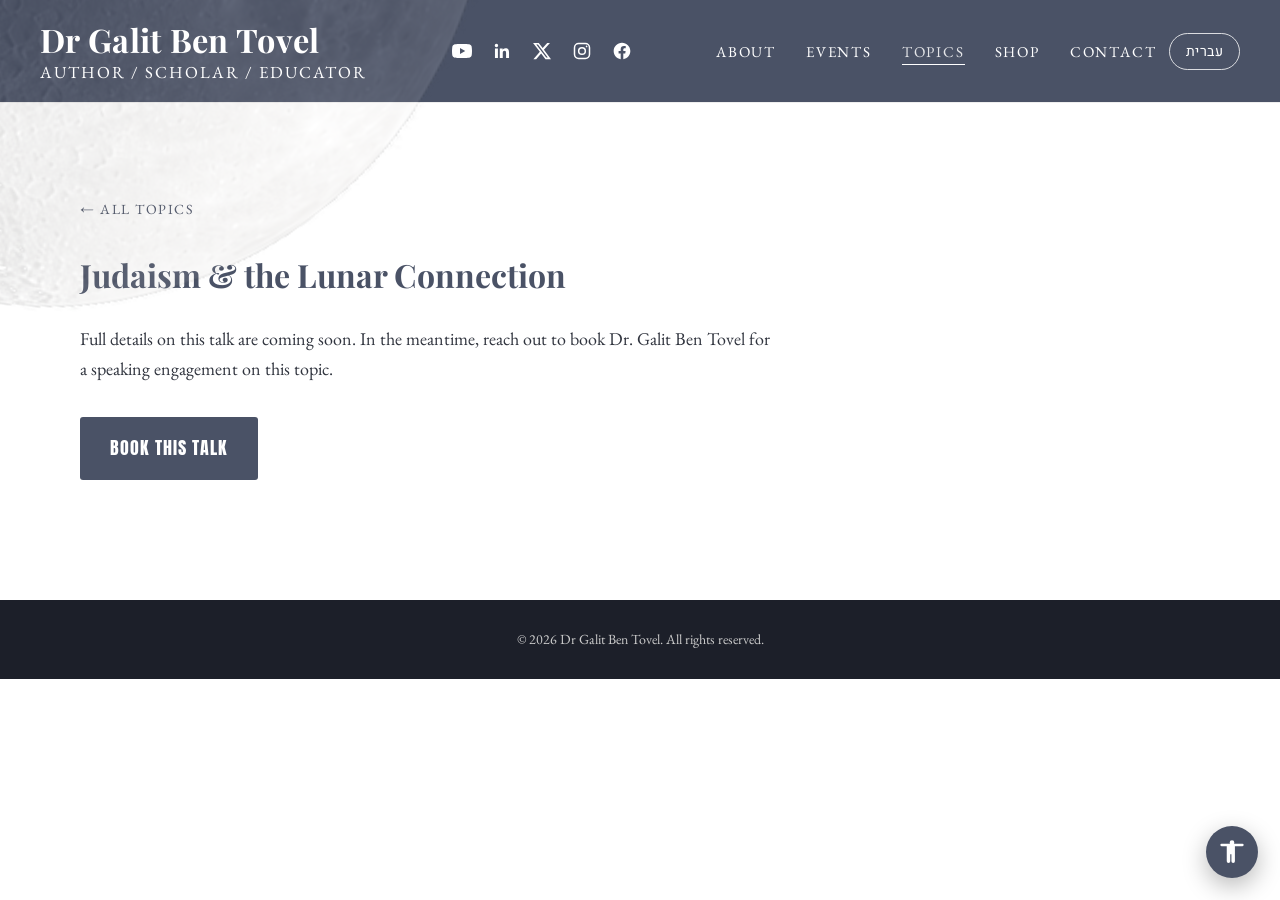
<file: topic-judaism-lunar-connection.html>
<!DOCTYPE html>
<html lang="en">
<head>
  <meta charset="UTF-8">
  <meta name="viewport" content="width=device-width, initial-scale=1.0">
  <title>Judaism & the Lunar Connection | Dr Galit Ben Tovel</title>
  <link rel="stylesheet" href="style.css">
  <link rel="icon" type="image/png" href="assets/images/galitfavicon.png">
</head>
<body>

  <header class="site-header">
    <a class="logo-block" href="index.html">
      <span class="logo">Dr Galit Ben Tovel</span>
      <span class="logo-tagline">author / scholar / educator</span>
    </a>
    <div class="social-icons">
      <a href="https://www.youtube.com/@drgalitbentovel" target="_blank" rel="noopener" aria-label="YouTube">
        <svg viewBox="0 0 24 24" fill="currentColor"><path d="M23.5 6.2a3 3 0 0 0-2.1-2.1C19.5 3.5 12 3.5 12 3.5s-7.5 0-9.4.6A3 3 0 0 0 .5 6.2 31 31 0 0 0 0 12a31 31 0 0 0 .5 5.8 3 3 0 0 0 2.1 2.1c1.9.6 9.4.6 9.4.6s7.5 0 9.4-.6a3 3 0 0 0 2.1-2.1A31 31 0 0 0 24 12a31 31 0 0 0-.5-5.8zM9.6 15.6V8.4l6.3 3.6-6.3 3.6z"/></svg>
      </a>
      <a href="https://www.linkedin.com/in/galit-ben-tovel-60364459/?isSelfProfile=false" target="_blank" rel="noopener" aria-label="LinkedIn">
        <svg viewBox="0 0 24 24" fill="currentColor"><path d="M20.447 20.452h-3.554v-5.569c0-1.328-.027-3.037-1.852-3.037-1.853 0-2.136 1.445-2.136 2.939v5.667H9.351V9h3.414v1.561h.046c.477-.9 1.637-1.85 3.37-1.85 3.601 0 4.267 2.37 4.267 5.455v6.286zM5.337 7.433a2.062 2.062 0 1 1 0-4.125 2.062 2.062 0 0 1 0 4.125zM7.114 20.452H3.558V9h3.556v11.452z"/></svg>
      </a>
      <a href="https://x.com/OnenessSite" target="_blank" rel="noopener" aria-label="X (Twitter)">
        <svg viewBox="0 0 24 24" fill="currentColor"><path d="M18.244 2.25h3.308l-7.227 8.26 8.502 11.24H16.17l-5.214-6.817L4.99 21.75H1.68l7.73-8.835L1.254 2.25H8.08l4.713 6.231zm-1.161 17.52h1.833L7.084 4.126H5.117z"/></svg>
      </a>
      <a href="https://www.instagram.com/galitbentovel/" target="_blank" rel="noopener" aria-label="Instagram">
        <svg viewBox="0 0 24 24" fill="none" stroke="currentColor" stroke-width="1.8"><rect x="3" y="3" width="18" height="18" rx="5"/><circle cx="12" cy="12" r="4"/><circle cx="17.5" cy="6.5" r="1" fill="currentColor" stroke="none"/></svg>
      </a>
      <a href="https://www.facebook.com/galitbentovel" target="_blank" rel="noopener" aria-label="Facebook">
        <svg viewBox="0 0 24 24" fill="currentColor"><path d="M22 12c0-5.523-4.477-10-10-10S2 6.477 2 12c0 4.991 3.657 9.128 8.438 9.879v-6.987h-2.54V12h2.54V9.797c0-2.506 1.492-3.89 3.777-3.89 1.094 0 2.238.195 2.238.195v2.46h-1.26c-1.243 0-1.63.771-1.63 1.562V12h2.773l-.443 2.892h-2.33v6.987C18.343 21.128 22 16.991 22 12z"/></svg>
      </a>
    </div>
    <nav class="main-nav">
      <ul>
        <li><a href="about.html">About</a></li>
        <li><a href="events.html">Events</a></li>
        <li><a href="topics.html" class="active">Topics</a></li>
        <li><a href="shop.html">Shop</a></li>
        <li><a href="contact.html">Contact</a></li>
      </ul>
    </nav>
  </header>

  <section class="topic-page">
    <div class="container">
      <a class="back-link" href="topics.html">&larr; All Topics</a>
      <h1 class="gold-heading">Judaism &amp; the Lunar Connection</h1>
      <p>Full details on this talk are coming soon. In the meantime, reach out to book Dr. Galit Ben Tovel for a speaking engagement on this topic.</p>
      <a class="cta-button display" href="contact.html">Book This Talk</a>
    </div>
  </section>

  <footer class="site-footer">
    &copy; 2026 Dr Galit Ben Tovel. All rights reserved.
  </footer>

  <script src="assets/js/site-tools.js"></script>
</body>
</html>
</file>
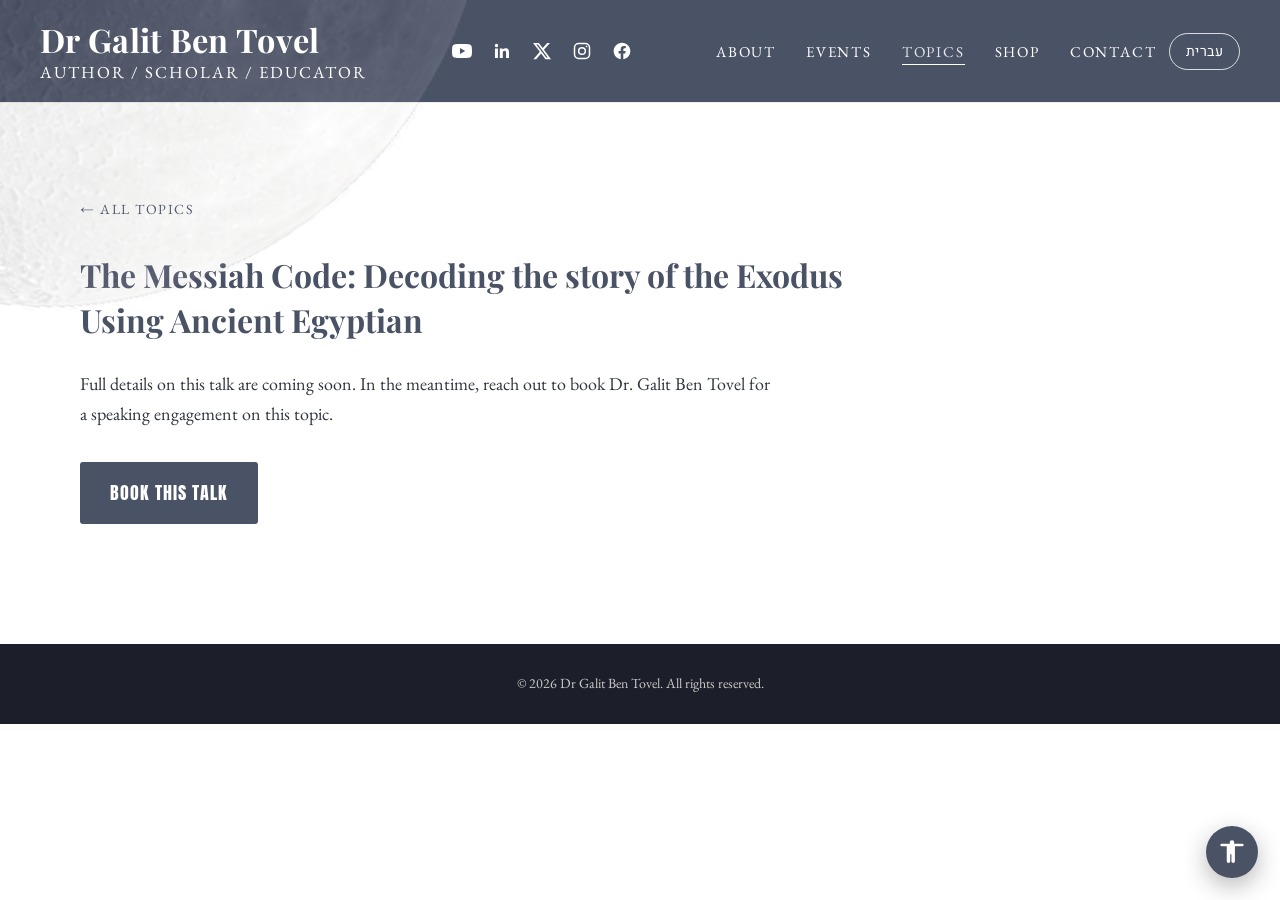
<file: topic-messiah-code.html>
<!DOCTYPE html>
<html lang="en">
<head>
  <meta charset="UTF-8">
  <meta name="viewport" content="width=device-width, initial-scale=1.0">
  <title>The Messiah Code: Decoding the story of the Exodus Using Ancient Egyptian | Dr Galit Ben Tovel</title>
  <link rel="stylesheet" href="style.css">
  <link rel="icon" type="image/png" href="assets/images/galitfavicon.png">
</head>
<body>

  <header class="site-header">
    <a class="logo-block" href="index.html">
      <span class="logo">Dr Galit Ben Tovel</span>
      <span class="logo-tagline">author / scholar / educator</span>
    </a>
    <div class="social-icons">
      <a href="https://www.youtube.com/@drgalitbentovel" target="_blank" rel="noopener" aria-label="YouTube">
        <svg viewBox="0 0 24 24" fill="currentColor"><path d="M23.5 6.2a3 3 0 0 0-2.1-2.1C19.5 3.5 12 3.5 12 3.5s-7.5 0-9.4.6A3 3 0 0 0 .5 6.2 31 31 0 0 0 0 12a31 31 0 0 0 .5 5.8 3 3 0 0 0 2.1 2.1c1.9.6 9.4.6 9.4.6s7.5 0 9.4-.6a3 3 0 0 0 2.1-2.1A31 31 0 0 0 24 12a31 31 0 0 0-.5-5.8zM9.6 15.6V8.4l6.3 3.6-6.3 3.6z"/></svg>
      </a>
      <a href="https://www.linkedin.com/in/galit-ben-tovel-60364459/?isSelfProfile=false" target="_blank" rel="noopener" aria-label="LinkedIn">
        <svg viewBox="0 0 24 24" fill="currentColor"><path d="M20.447 20.452h-3.554v-5.569c0-1.328-.027-3.037-1.852-3.037-1.853 0-2.136 1.445-2.136 2.939v5.667H9.351V9h3.414v1.561h.046c.477-.9 1.637-1.85 3.37-1.85 3.601 0 4.267 2.37 4.267 5.455v6.286zM5.337 7.433a2.062 2.062 0 1 1 0-4.125 2.062 2.062 0 0 1 0 4.125zM7.114 20.452H3.558V9h3.556v11.452z"/></svg>
      </a>
      <a href="https://x.com/OnenessSite" target="_blank" rel="noopener" aria-label="X (Twitter)">
        <svg viewBox="0 0 24 24" fill="currentColor"><path d="M18.244 2.25h3.308l-7.227 8.26 8.502 11.24H16.17l-5.214-6.817L4.99 21.75H1.68l7.73-8.835L1.254 2.25H8.08l4.713 6.231zm-1.161 17.52h1.833L7.084 4.126H5.117z"/></svg>
      </a>
      <a href="https://www.instagram.com/galitbentovel/" target="_blank" rel="noopener" aria-label="Instagram">
        <svg viewBox="0 0 24 24" fill="none" stroke="currentColor" stroke-width="1.8"><rect x="3" y="3" width="18" height="18" rx="5"/><circle cx="12" cy="12" r="4"/><circle cx="17.5" cy="6.5" r="1" fill="currentColor" stroke="none"/></svg>
      </a>
      <a href="https://www.facebook.com/galitbentovel" target="_blank" rel="noopener" aria-label="Facebook">
        <svg viewBox="0 0 24 24" fill="currentColor"><path d="M22 12c0-5.523-4.477-10-10-10S2 6.477 2 12c0 4.991 3.657 9.128 8.438 9.879v-6.987h-2.54V12h2.54V9.797c0-2.506 1.492-3.89 3.777-3.89 1.094 0 2.238.195 2.238.195v2.46h-1.26c-1.243 0-1.63.771-1.63 1.562V12h2.773l-.443 2.892h-2.33v6.987C18.343 21.128 22 16.991 22 12z"/></svg>
      </a>
    </div>
    <nav class="main-nav">
      <ul>
        <li><a href="about.html">About</a></li>
        <li><a href="events.html">Events</a></li>
        <li><a href="topics.html" class="active">Topics</a></li>
        <li><a href="shop.html">Shop</a></li>
        <li><a href="contact.html">Contact</a></li>
      </ul>
    </nav>
  </header>

  <section class="topic-page">
    <div class="container">
      <a class="back-link" href="topics.html">&larr; All Topics</a>
      <h1 class="gold-heading">The Messiah Code: Decoding the story of the Exodus Using Ancient Egyptian</h1>
      <p>Full details on this talk are coming soon. In the meantime, reach out to book Dr. Galit Ben Tovel for a speaking engagement on this topic.</p>
      <a class="cta-button display" href="contact.html">Book This Talk</a>
    </div>
  </section>

  <footer class="site-footer">
    &copy; 2026 Dr Galit Ben Tovel. All rights reserved.
  </footer>

  <script src="assets/js/site-tools.js"></script>
</body>
</html>
</file>
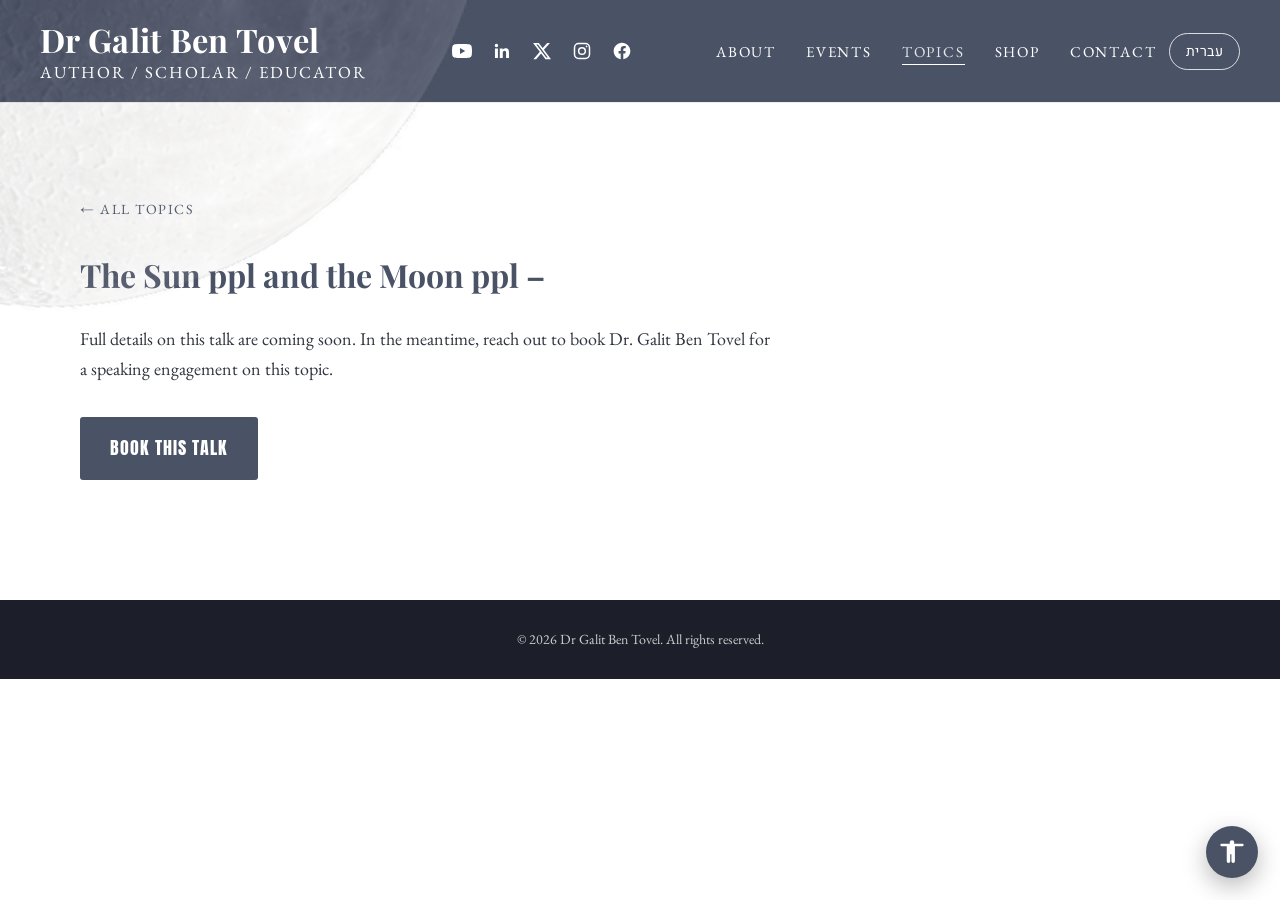
<file: topic-sun-and-moon-people.html>
<!DOCTYPE html>
<html lang="en">
<head>
  <meta charset="UTF-8">
  <meta name="viewport" content="width=device-width, initial-scale=1.0">
  <title>The Sun ppl and the Moon ppl - | Dr Galit Ben Tovel</title>
  <link rel="stylesheet" href="style.css">
  <link rel="icon" type="image/png" href="assets/images/galitfavicon.png">
</head>
<body>

  <header class="site-header">
    <a class="logo-block" href="index.html">
      <span class="logo">Dr Galit Ben Tovel</span>
      <span class="logo-tagline">author / scholar / educator</span>
    </a>
    <div class="social-icons">
      <a href="https://www.youtube.com/@drgalitbentovel" target="_blank" rel="noopener" aria-label="YouTube">
        <svg viewBox="0 0 24 24" fill="currentColor"><path d="M23.5 6.2a3 3 0 0 0-2.1-2.1C19.5 3.5 12 3.5 12 3.5s-7.5 0-9.4.6A3 3 0 0 0 .5 6.2 31 31 0 0 0 0 12a31 31 0 0 0 .5 5.8 3 3 0 0 0 2.1 2.1c1.9.6 9.4.6 9.4.6s7.5 0 9.4-.6a3 3 0 0 0 2.1-2.1A31 31 0 0 0 24 12a31 31 0 0 0-.5-5.8zM9.6 15.6V8.4l6.3 3.6-6.3 3.6z"/></svg>
      </a>
      <a href="https://www.linkedin.com/in/galit-ben-tovel-60364459/?isSelfProfile=false" target="_blank" rel="noopener" aria-label="LinkedIn">
        <svg viewBox="0 0 24 24" fill="currentColor"><path d="M20.447 20.452h-3.554v-5.569c0-1.328-.027-3.037-1.852-3.037-1.853 0-2.136 1.445-2.136 2.939v5.667H9.351V9h3.414v1.561h.046c.477-.9 1.637-1.85 3.37-1.85 3.601 0 4.267 2.37 4.267 5.455v6.286zM5.337 7.433a2.062 2.062 0 1 1 0-4.125 2.062 2.062 0 0 1 0 4.125zM7.114 20.452H3.558V9h3.556v11.452z"/></svg>
      </a>
      <a href="https://x.com/OnenessSite" target="_blank" rel="noopener" aria-label="X (Twitter)">
        <svg viewBox="0 0 24 24" fill="currentColor"><path d="M18.244 2.25h3.308l-7.227 8.26 8.502 11.24H16.17l-5.214-6.817L4.99 21.75H1.68l7.73-8.835L1.254 2.25H8.08l4.713 6.231zm-1.161 17.52h1.833L7.084 4.126H5.117z"/></svg>
      </a>
      <a href="https://www.instagram.com/galitbentovel/" target="_blank" rel="noopener" aria-label="Instagram">
        <svg viewBox="0 0 24 24" fill="none" stroke="currentColor" stroke-width="1.8"><rect x="3" y="3" width="18" height="18" rx="5"/><circle cx="12" cy="12" r="4"/><circle cx="17.5" cy="6.5" r="1" fill="currentColor" stroke="none"/></svg>
      </a>
      <a href="https://www.facebook.com/galitbentovel" target="_blank" rel="noopener" aria-label="Facebook">
        <svg viewBox="0 0 24 24" fill="currentColor"><path d="M22 12c0-5.523-4.477-10-10-10S2 6.477 2 12c0 4.991 3.657 9.128 8.438 9.879v-6.987h-2.54V12h2.54V9.797c0-2.506 1.492-3.89 3.777-3.89 1.094 0 2.238.195 2.238.195v2.46h-1.26c-1.243 0-1.63.771-1.63 1.562V12h2.773l-.443 2.892h-2.33v6.987C18.343 21.128 22 16.991 22 12z"/></svg>
      </a>
    </div>
    <nav class="main-nav">
      <ul>
        <li><a href="about.html">About</a></li>
        <li><a href="events.html">Events</a></li>
        <li><a href="topics.html" class="active">Topics</a></li>
        <li><a href="shop.html">Shop</a></li>
        <li><a href="contact.html">Contact</a></li>
      </ul>
    </nav>
  </header>

  <section class="topic-page">
    <div class="container">
      <a class="back-link" href="topics.html">&larr; All Topics</a>
      <h1 class="gold-heading">The Sun ppl and the Moon ppl &ndash;</h1>
      <p>Full details on this talk are coming soon. In the meantime, reach out to book Dr. Galit Ben Tovel for a speaking engagement on this topic.</p>
      <a class="cta-button display" href="contact.html">Book This Talk</a>
    </div>
  </section>

  <footer class="site-footer">
    &copy; 2026 Dr Galit Ben Tovel. All rights reserved.
  </footer>

  <script src="assets/js/site-tools.js"></script>
</body>
</html>
</file>
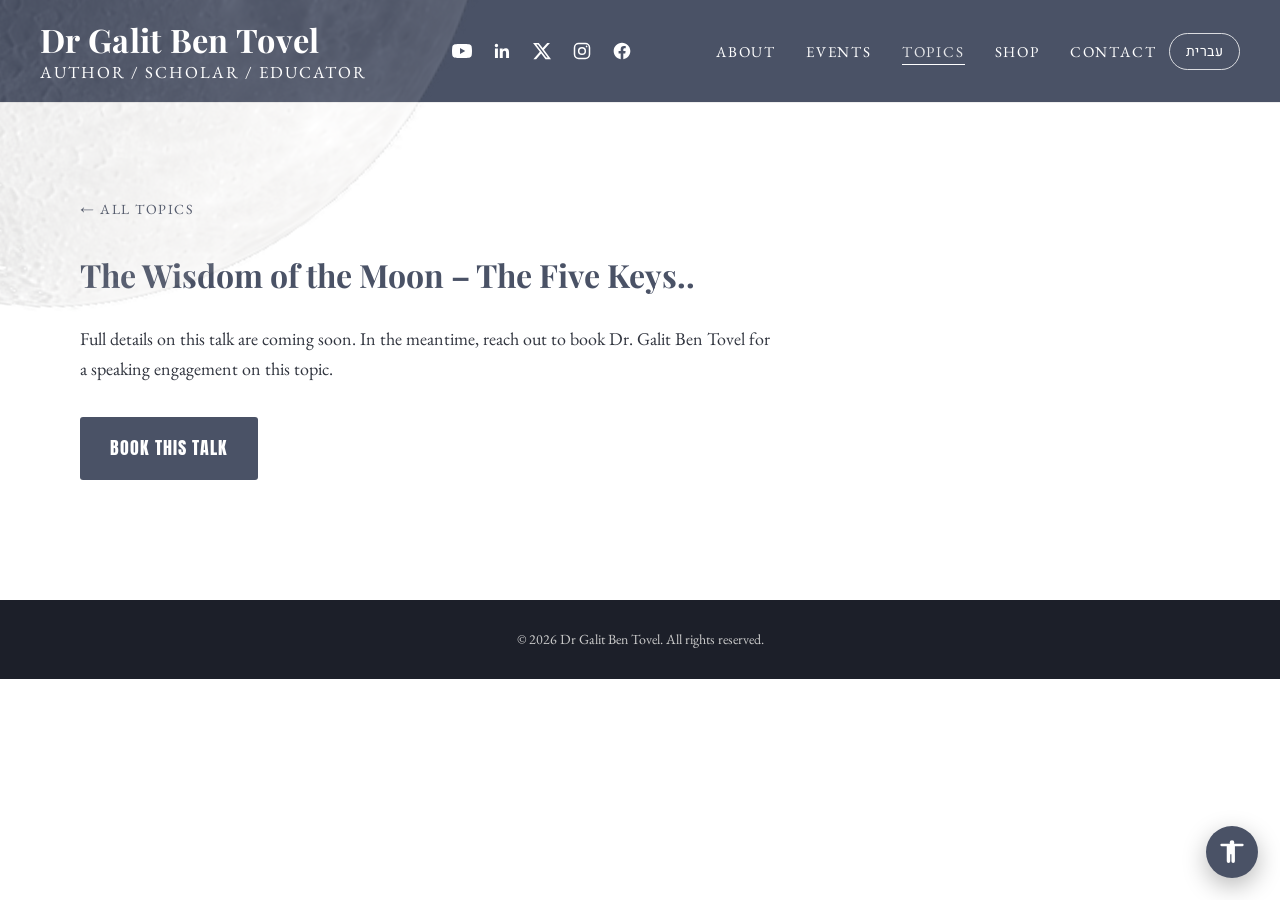
<file: topic-wisdom-of-the-moon.html>
<!DOCTYPE html>
<html lang="en">
<head>
  <meta charset="UTF-8">
  <meta name="viewport" content="width=device-width, initial-scale=1.0">
  <title>The Wisdom of the Moon - The Five Keys.. | Dr Galit Ben Tovel</title>
  <link rel="stylesheet" href="style.css">
  <link rel="icon" type="image/png" href="assets/images/galitfavicon.png">
</head>
<body>

  <header class="site-header">
    <a class="logo-block" href="index.html">
      <span class="logo">Dr Galit Ben Tovel</span>
      <span class="logo-tagline">author / scholar / educator</span>
    </a>
    <div class="social-icons">
      <a href="https://www.youtube.com/@drgalitbentovel" target="_blank" rel="noopener" aria-label="YouTube">
        <svg viewBox="0 0 24 24" fill="currentColor"><path d="M23.5 6.2a3 3 0 0 0-2.1-2.1C19.5 3.5 12 3.5 12 3.5s-7.5 0-9.4.6A3 3 0 0 0 .5 6.2 31 31 0 0 0 0 12a31 31 0 0 0 .5 5.8 3 3 0 0 0 2.1 2.1c1.9.6 9.4.6 9.4.6s7.5 0 9.4-.6a3 3 0 0 0 2.1-2.1A31 31 0 0 0 24 12a31 31 0 0 0-.5-5.8zM9.6 15.6V8.4l6.3 3.6-6.3 3.6z"/></svg>
      </a>
      <a href="https://www.linkedin.com/in/galit-ben-tovel-60364459/?isSelfProfile=false" target="_blank" rel="noopener" aria-label="LinkedIn">
        <svg viewBox="0 0 24 24" fill="currentColor"><path d="M20.447 20.452h-3.554v-5.569c0-1.328-.027-3.037-1.852-3.037-1.853 0-2.136 1.445-2.136 2.939v5.667H9.351V9h3.414v1.561h.046c.477-.9 1.637-1.85 3.37-1.85 3.601 0 4.267 2.37 4.267 5.455v6.286zM5.337 7.433a2.062 2.062 0 1 1 0-4.125 2.062 2.062 0 0 1 0 4.125zM7.114 20.452H3.558V9h3.556v11.452z"/></svg>
      </a>
      <a href="https://x.com/OnenessSite" target="_blank" rel="noopener" aria-label="X (Twitter)">
        <svg viewBox="0 0 24 24" fill="currentColor"><path d="M18.244 2.25h3.308l-7.227 8.26 8.502 11.24H16.17l-5.214-6.817L4.99 21.75H1.68l7.73-8.835L1.254 2.25H8.08l4.713 6.231zm-1.161 17.52h1.833L7.084 4.126H5.117z"/></svg>
      </a>
      <a href="https://www.instagram.com/galitbentovel/" target="_blank" rel="noopener" aria-label="Instagram">
        <svg viewBox="0 0 24 24" fill="none" stroke="currentColor" stroke-width="1.8"><rect x="3" y="3" width="18" height="18" rx="5"/><circle cx="12" cy="12" r="4"/><circle cx="17.5" cy="6.5" r="1" fill="currentColor" stroke="none"/></svg>
      </a>
      <a href="https://www.facebook.com/galitbentovel" target="_blank" rel="noopener" aria-label="Facebook">
        <svg viewBox="0 0 24 24" fill="currentColor"><path d="M22 12c0-5.523-4.477-10-10-10S2 6.477 2 12c0 4.991 3.657 9.128 8.438 9.879v-6.987h-2.54V12h2.54V9.797c0-2.506 1.492-3.89 3.777-3.89 1.094 0 2.238.195 2.238.195v2.46h-1.26c-1.243 0-1.63.771-1.63 1.562V12h2.773l-.443 2.892h-2.33v6.987C18.343 21.128 22 16.991 22 12z"/></svg>
      </a>
    </div>
    <nav class="main-nav">
      <ul>
        <li><a href="about.html">About</a></li>
        <li><a href="events.html">Events</a></li>
        <li><a href="topics.html" class="active">Topics</a></li>
        <li><a href="shop.html">Shop</a></li>
        <li><a href="contact.html">Contact</a></li>
      </ul>
    </nav>
  </header>

  <section class="topic-page">
    <div class="container">
      <a class="back-link" href="topics.html">&larr; All Topics</a>
      <h1 class="gold-heading">The Wisdom of the Moon &ndash; The Five Keys..</h1>
      <p>Full details on this talk are coming soon. In the meantime, reach out to book Dr. Galit Ben Tovel for a speaking engagement on this topic.</p>
      <a class="cta-button display" href="contact.html">Book This Talk</a>
    </div>
  </section>

  <footer class="site-footer">
    &copy; 2026 Dr Galit Ben Tovel. All rights reserved.
  </footer>

  <script src="assets/js/site-tools.js"></script>
</body>
</html>
</file>
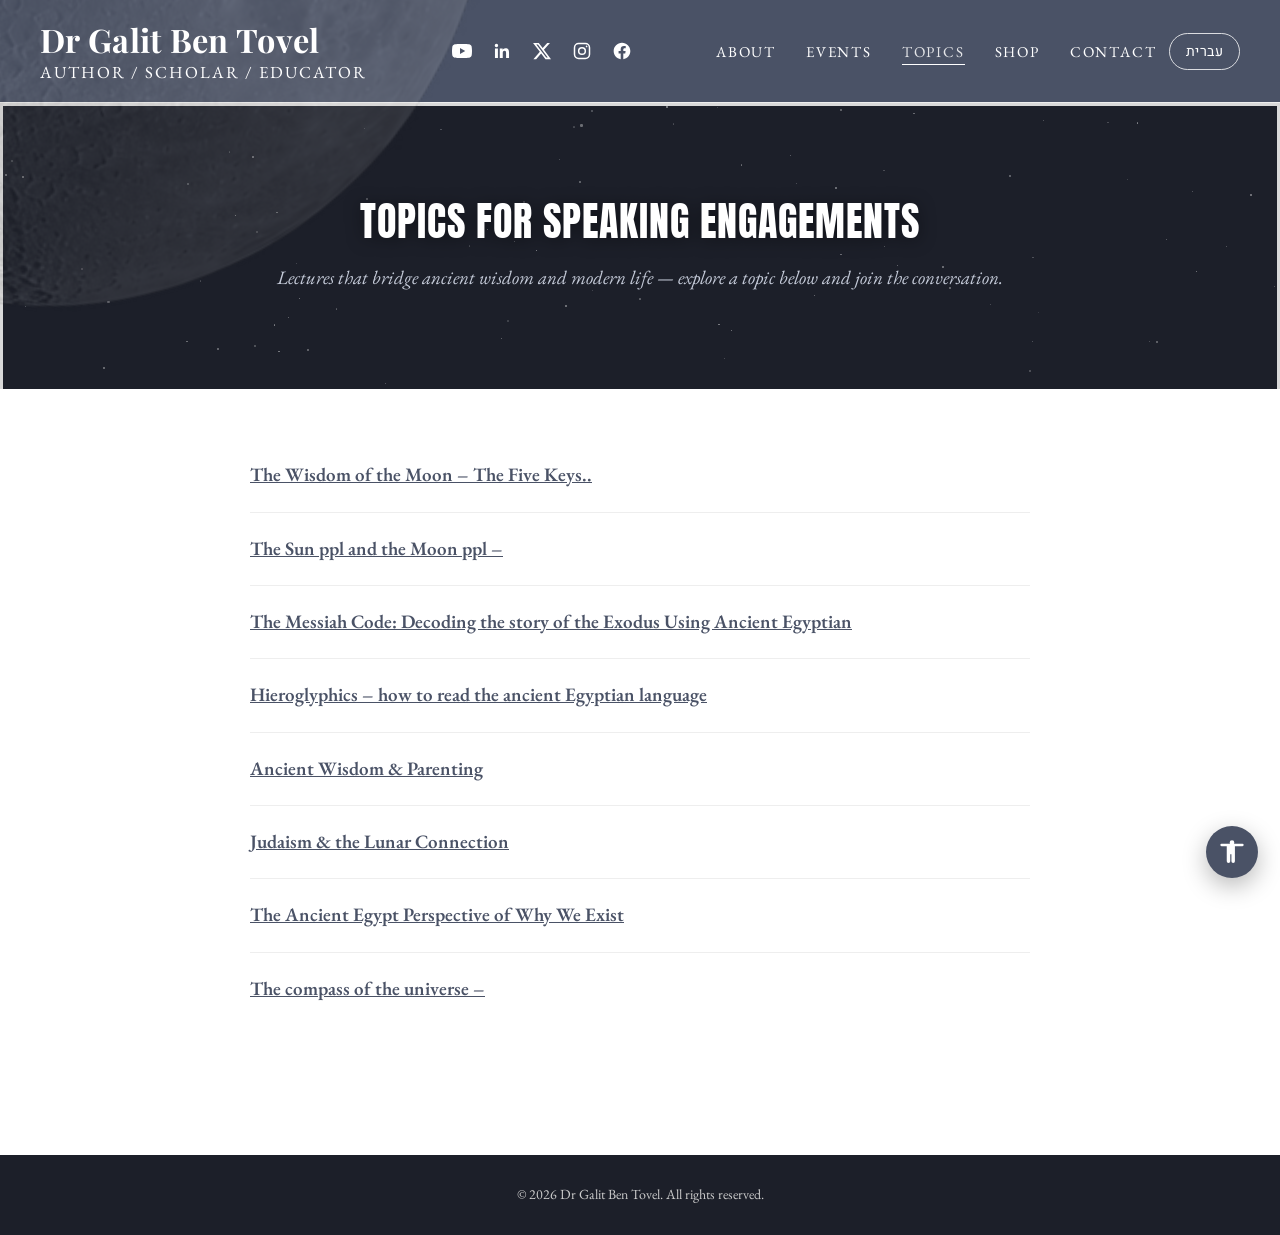
<file: topics.html>
<!DOCTYPE html>
<html lang="en">
<head>
  <meta charset="UTF-8">
  <meta name="viewport" content="width=device-width, initial-scale=1.0">
  <title>Topics | Dr Galit Ben Tovel</title>
  <link rel="stylesheet" href="style.css">
  <link rel="icon" type="image/png" href="assets/images/galitfavicon.png">
</head>
<body>

  <header class="site-header">
    <a class="logo-block" href="index.html">
      <span class="logo">Dr Galit Ben Tovel</span>
      <span class="logo-tagline">author / scholar / educator</span>
    </a>
    <div class="social-icons">
      <a href="https://www.youtube.com/@drgalitbentovel" target="_blank" rel="noopener" aria-label="YouTube">
        <svg viewBox="0 0 24 24" fill="currentColor"><path d="M23.5 6.2a3 3 0 0 0-2.1-2.1C19.5 3.5 12 3.5 12 3.5s-7.5 0-9.4.6A3 3 0 0 0 .5 6.2 31 31 0 0 0 0 12a31 31 0 0 0 .5 5.8 3 3 0 0 0 2.1 2.1c1.9.6 9.4.6 9.4.6s7.5 0 9.4-.6a3 3 0 0 0 2.1-2.1A31 31 0 0 0 24 12a31 31 0 0 0-.5-5.8zM9.6 15.6V8.4l6.3 3.6-6.3 3.6z"/></svg>
      </a>
      <a href="https://www.linkedin.com/in/galit-ben-tovel-60364459/?isSelfProfile=false" target="_blank" rel="noopener" aria-label="LinkedIn">
        <svg viewBox="0 0 24 24" fill="currentColor"><path d="M20.447 20.452h-3.554v-5.569c0-1.328-.027-3.037-1.852-3.037-1.853 0-2.136 1.445-2.136 2.939v5.667H9.351V9h3.414v1.561h.046c.477-.9 1.637-1.85 3.37-1.85 3.601 0 4.267 2.37 4.267 5.455v6.286zM5.337 7.433a2.062 2.062 0 1 1 0-4.125 2.062 2.062 0 0 1 0 4.125zM7.114 20.452H3.558V9h3.556v11.452z"/></svg>
      </a>
      <a href="https://x.com/OnenessSite" target="_blank" rel="noopener" aria-label="X (Twitter)">
        <svg viewBox="0 0 24 24" fill="currentColor"><path d="M18.244 2.25h3.308l-7.227 8.26 8.502 11.24H16.17l-5.214-6.817L4.99 21.75H1.68l7.73-8.835L1.254 2.25H8.08l4.713 6.231zm-1.161 17.52h1.833L7.084 4.126H5.117z"/></svg>
      </a>
      <a href="https://www.instagram.com/galitbentovel/" target="_blank" rel="noopener" aria-label="Instagram">
        <svg viewBox="0 0 24 24" fill="none" stroke="currentColor" stroke-width="1.8"><rect x="3" y="3" width="18" height="18" rx="5"/><circle cx="12" cy="12" r="4"/><circle cx="17.5" cy="6.5" r="1" fill="currentColor" stroke="none"/></svg>
      </a>
      <a href="https://www.facebook.com/galitbentovel" target="_blank" rel="noopener" aria-label="Facebook">
        <svg viewBox="0 0 24 24" fill="currentColor"><path d="M22 12c0-5.523-4.477-10-10-10S2 6.477 2 12c0 4.991 3.657 9.128 8.438 9.879v-6.987h-2.54V12h2.54V9.797c0-2.506 1.492-3.89 3.777-3.89 1.094 0 2.238.195 2.238.195v2.46h-1.26c-1.243 0-1.63.771-1.63 1.562V12h2.773l-.443 2.892h-2.33v6.987C18.343 21.128 22 16.991 22 12z"/></svg>
      </a>
    </div>
    <nav class="main-nav">
      <ul>
        <li><a href="about.html">About</a></li>
        <li><a href="events.html">Events</a></li>
        <li><a href="topics.html" class="active">Topics</a></li>
        <li><a href="shop.html">Shop</a></li>
        <li><a href="contact.html">Contact</a></li>
      </ul>
    </nav>
  </header>

  <section class="topics-banner">
    <div class="starfield" id="starfield"></div>
    <div class="topics-banner-inner">
      <h1 class="display">Topics for speaking engagements</h1>
      <p>Lectures that bridge ancient wisdom and modern life &mdash; explore a topic below and join the conversation.</p>
    </div>
  </section>

  <section class="topics-content">
    <ul class="topics-list">
      <li><a href="topic-wisdom-of-the-moon.html">The Wisdom of the Moon &ndash; The Five Keys..</a></li>
      <li><a href="topic-sun-and-moon-people.html">The Sun ppl and the Moon ppl &ndash;</a></li>
      <li><a href="topic-messiah-code.html">The Messiah Code: Decoding the story of the Exodus Using Ancient Egyptian</a></li>
      <li><a href="topic-hieroglyphics.html">Hieroglyphics &ndash; how to read the ancient Egyptian language</a></li>
      <li><a href="topic-ancient-wisdom-parenting.html">Ancient Wisdom &amp; Parenting</a></li>
      <li><a href="topic-judaism-lunar-connection.html">Judaism &amp; the Lunar Connection</a></li>
      <li><a href="topic-ancient-egypt-why-we-exist.html">The Ancient Egypt Perspective of Why We Exist</a></li>
      <li><a href="topic-compass-of-the-universe.html">The compass of the universe &ndash;</a></li>
    </ul>
  </section>

  <footer class="site-footer">
    &copy; 2026 Dr Galit Ben Tovel. All rights reserved.
  </footer>

  <script src="assets/js/site-tools.js"></script>
  <script src="assets/js/starfield.js"></script>
  <script src="assets/js/topics.js"></script>
</body>
</html>
</file>
<file: style.css>
@import url('https://fonts.googleapis.com/css2?family=Anton&family=Playfair+Display:ital,wght@0,600;0,700;1,600&family=EB+Garamond:ital@0;1&family=Heebo:wght@400;500;700&family=Frank+Ruhl+Libre:wght@500;700&family=League+Spartan:wght@700&family=Karla:ital@0;1&display=swap');

:root {
  --accent: #4a5266;
  --accent-dark: #343b4c;
  --accent-light: #c5cbd9;
  --dark: #1c1f29;
  --text: #30343e;
  --cream: #f6f7f9;
  --max: 1200px;
}

* { box-sizing: border-box; }

html, body {
  margin: 0;
  padding: 0;
  overflow-x: hidden;
  color: var(--text);
  font-family: 'EB Garamond', serif;
  font-size: 18px;
  line-height: 1.7;
  -webkit-font-smoothing: antialiased;
}

img { max-width: 100%; display: block; }

a { color: inherit; text-decoration: none; }

.container {
  max-width: var(--max);
  margin: 0 auto;
  padding: 0 40px;
}

.display {
  font-family: 'Anton', sans-serif;
  text-transform: uppercase;
  letter-spacing: 1px;
  font-weight: 400;
}

.gold-heading {
  font-family: 'Playfair Display', serif;
  font-weight: 700;
  color: var(--accent);
}

/* ---------- Header ---------- */
.site-header {
  display: flex;
  align-items: center;
  justify-content: space-between;
  padding: 20px 40px;
  background: var(--accent);
  position: relative;
  z-index: 10;
  flex-wrap: wrap;
  gap: 12px;
  border-bottom: 1px solid #eee;
}

.site-header::before {
  content: "";
  position: absolute;
  top: 50%;
  left: 188px;
  width: 655px;
  height: 943px;
  background-image: url('assets/images/galitmoon.png');
  background-repeat: no-repeat;
  background-position: center;
  background-size: contain;
  transform: translate(-50%, calc(-50% - 173px)) rotate(8deg);
  opacity: 0.576;
  z-index: -1;
  pointer-events: none;
}

/* Pages without the dark hero: keep the header moon barely visible */
body:not(:has(.hero)) .site-header::before {
  opacity: 0.12;
}

/* Home: no header moon */
body:has(.hero) .site-header::before {
  display: none;
}

.logo-block {
  display: flex;
  flex-direction: column;
  gap: 3px;
  line-height: 1.2;
  position: relative;
  z-index: 1;
}

.logo {
  font-family: 'Playfair Display', serif;
  font-weight: 700;
  font-size: 32.5px;
  letter-spacing: 0.3px;
  transition: opacity 0.2s ease;
  color: #fff;
}

.logo-tagline {
  font-family: 'EB Garamond', serif;
  font-size: 16.8px;
  letter-spacing: 2px;
  text-transform: uppercase;
  color: #fff;
}

.logo-block:hover .logo {
  opacity: 0.75;
}

.social-icons {
  display: flex;
  align-items: center;
  justify-content: center;
  flex: 1 1 auto;
  gap: 20px;
}

.social-icons a {
  color: #fff;
  transition: color 0.2s ease, transform 0.2s ease;
}

.social-icons a:hover {
  color: rgba(255,255,255,0.65);
  transform: translateY(-2px);
}

.social-icons svg {
  width: 20px;
  height: 20px;
  display: block;
}

.main-nav ul {
  list-style: none;
  display: flex;
  gap: 30px;
  margin: 0;
  padding: 0;
}

.main-nav a {
  color: #fff;
  font-family: 'EB Garamond', serif;
  font-size: 15px;
  letter-spacing: 1.8px;
  text-transform: uppercase;
  position: relative;
  padding-bottom: 4px;
  transition: color 0.2s ease;
}

.main-nav a::after {
  content: "";
  position: absolute;
  left: 0;
  right: 100%;
  bottom: 0;
  height: 1px;
  background: #fff;
  transition: right 0.25s ease;
}

.main-nav a:hover,
.main-nav a.active {
  color: rgba(255,255,255,0.85);
}

.main-nav a:hover::after,
.main-nav a.active::after {
  right: 0;
}

/* ---------- Hero (home) ---------- */
.hero {
  --hero-h: clamp(480px, 48.4vw, 820px);
  position: relative;
  background: #2b303d url('assets/images/hero-mountains.jpg') center bottom / cover no-repeat;
  color: #fff;
  overflow: hidden;
  display: flex;
  align-items: center;
  justify-content: flex-end;
  min-height: var(--hero-h);
}

/* Soft moonlight spilling down from under the header */
.hero::before {
  content: "";
  position: absolute;
  top: 0;
  left: 39%;
  width: 62%;
  height: 23%;
  transform: translateX(-50%);
  background: radial-gradient(
    ellipse 50% 100% at 50% 0,
    #fff,
    rgba(255, 255, 255, 0.85) 22%,
    rgba(255, 255, 255, 0.4) 48%,
    rgba(255, 255, 255, 0.1) 76%,
    transparent
  );
  pointer-events: none;
}

/* Hebrew: keep the portrait on the right, looking toward the text */
html[dir="rtl"] .hero {
  direction: ltr;
}

html[dir="rtl"] .hero-copy {
  direction: rtl;
}

.starfield {
  position: absolute;
  top: -15%;
  left: 0;
  right: 0;
  bottom: -15%;
  overflow: hidden;
  pointer-events: none;
  z-index: 0;
  will-change: transform;
}

.starfield .star {
  position: absolute;
  background: #fff;
  border-radius: 50%;
}

@keyframes star-twinkle {
  0%, 100% { opacity: 0.2; }
  50% { opacity: 0.6; }
}

@keyframes star-drift {
  0% { transform: translate(0, 0); }
  100% { transform: translate(var(--drift-x, 10px), var(--drift-y, 8px)); }
}

.hero-copy {
  position: relative;
  z-index: 2;
  text-align: center;
  max-width: 46vw;
  /* bottom margin lifts the text above the vertical centre */
  margin: 0 1.5vw 9.6vw 0;
}

.hero-copy h1 {
  font-family: 'League Spartan', 'Heebo', sans-serif;
  font-weight: 700;
  font-size: clamp(34px, 4.25vw, 74px);
  line-height: 1.17;
  letter-spacing: 0;
  margin: 0 0 1.5vw;
  color: #fff;
}

.hero-kicker,
.hero-sub {
  font-family: 'Karla', 'Heebo', sans-serif;
  color: #fff;
}

.hero-kicker {
  font-size: clamp(19px, 2.2vw, 38px);
  line-height: 1.3;
  margin: 0 0 1.4vw;
}

.hero-sub {
  font-size: clamp(17px, 1.88vw, 32px);
  font-style: italic;
  line-height: 1.35;
  margin: 0;
  text-wrap: pretty;
}

.hero-photo {
  position: relative;
  z-index: 1;
  align-self: flex-end;
  flex-shrink: 0;
  height: calc(var(--hero-h) - 2.4vw);
  width: auto;
  max-width: none;
  margin-right: -5.5vw;
}

.video-link {
  display: inline-flex;
  align-items: center;
  gap: 14px;
  font-family: 'Anton', sans-serif;
  color: var(--accent-light);
  letter-spacing: 2px;
  font-size: 20px;
  transition: color 0.2s ease;
}

.video-link:hover {
  color: #fff;
}

.play-btn {
  display: inline-flex;
  align-items: center;
  justify-content: center;
  width: 34px;
  height: 34px;
  border-radius: 50%;
  background: #fff;
  color: #000;
  font-size: 14px;
  transition: transform 0.2s ease;
}

.video-link:hover .play-btn {
  transform: scale(1.1);
}

/* ---------- About teaser (home) ---------- */
.about-teaser {
  padding: 100px 0;
}

.about-teaser .grid {
  display: block;
}

.about-teaser img {
  border-radius: 3px;
  box-shadow: 0 20px 45px rgba(0,0,0,0.14);
}

.about-photo-frame img {
  width: 100%;
  aspect-ratio: 16 / 9;
  object-fit: cover;
  object-position: center 20%;
}

.about-teaser h2 {
  font-size: 30px;
  margin: 0 0 20px;
}

.about-teaser .more-link {
  display: inline-block;
  margin-top: 18px;
  color: var(--accent);
  font-style: italic;
  border-bottom: 1px solid transparent;
  transition: border-color 0.2s ease;
}

.about-teaser .more-link:hover {
  border-color: var(--accent);
}

/* ---------- About photo dots + lightbox slideshow ---------- */
.about-photo-wrap {
  position: relative;
  max-width: 860px;
  margin: 0 auto;
}

.about-photo-frame {
  position: relative;
  overflow: hidden;
  border-radius: 3px;
}

.about-photo-frame img {
  transition: opacity 0.2s ease;
}

.about-photo-frame img.is-fading {
  opacity: 0;
}

.about-photo-scrim {
  position: absolute;
  left: 0;
  right: 0;
  bottom: 0;
  height: 65%;
  background: linear-gradient(to top, rgba(0,0,0,0.78), rgba(0,0,0,0) 100%);
  pointer-events: none;
}

.about-photo-scrim-top {
  position: absolute;
  left: 0;
  right: 0;
  top: 0;
  height: 45%;
  background: linear-gradient(to bottom, rgba(0,0,0,0.5), rgba(0,0,0,0) 100%);
  pointer-events: none;
}

.about-photo-heading {
  position: absolute;
  left: 50%;
  top: 25%;
  transform: translate(-50%, -50%);
  width: 90%;
  text-align: center;
  color: #fff;
  transition: opacity 0.2s ease;
}

.about-photo-heading.is-fading {
  opacity: 0;
}

.about-photo-heading h3 {
  margin: 0;
  font-family: 'Anton', sans-serif;
  text-transform: uppercase;
  font-weight: 400;
  letter-spacing: 1px;
  font-size: 34px;
  line-height: 1.15;
  text-shadow: 0 2px 14px rgba(0,0,0,0.55);
}

.about-photo-subtitle {
  margin: 10px 0 0;
  font-family: 'Anton', sans-serif;
  text-transform: uppercase;
  font-weight: 400;
  letter-spacing: 1px;
  font-size: 34px;
  line-height: 1.15;
  text-shadow: 0 2px 14px rgba(0,0,0,0.55);
}

.about-photo-subtitle:empty {
  display: none;
}

.about-photo-text {
  position: absolute;
  left: 0;
  right: 0;
  bottom: 0;
  padding: 34px 30px;
  color: #fff;
  text-align: center;
}

.about-photo-text p {
  font-family: 'EB Garamond', serif;
  font-weight: 700;
  font-size: 21px;
  line-height: 1.5;
  margin: 0 auto;
  max-width: 80%;
  transition: opacity 0.2s ease;
}

.about-photo-text p.is-fading {
  opacity: 0;
}

.slide-arrow {
  position: absolute;
  top: 50%;
  transform: translateY(-50%);
  width: 46px;
  height: 46px;
  border: none;
  border-radius: 50%;
  background: rgba(0,0,0,0.4);
  color: #fff;
  font-size: 17px;
  display: flex;
  align-items: center;
  justify-content: center;
  cursor: pointer;
  transition: background 0.2s ease, transform 0.2s ease;
  z-index: 3;
}

.slide-arrow:hover {
  background: rgba(0,0,0,0.65);
}

.slide-arrow.prev {
  left: 18px;
}

.slide-arrow.next {
  right: 18px;
}

.slide-dots {
  display: flex;
  justify-content: center;
  width: 100%;
  gap: 32px;
  margin-top: 30px;
}

.slide-dots .dot {
  background: none;
  border: none;
  padding: 6px 2px;
  cursor: pointer;
}

.slide-dots .dot img {
  width: 40px;
  aspect-ratio: 1 / 1;
  height: auto;
  display: block;
  object-fit: contain;
  box-shadow: none;
  border-radius: 0;
  transition: transform 0.25s ease, filter 0.25s ease;
}

.slide-dots .dot:hover:not(:disabled) img {
  transform: translateY(-3px);
}

.slide-dots .dot.active img {
  filter: invert(0.3) brightness(1.05);
}

.slide-dots .dot:disabled {
  cursor: default;
}

.lightbox {
  position: fixed;
  inset: 0;
  background: rgba(12,14,20,0.9);
  display: flex;
  align-items: center;
  justify-content: center;
  z-index: 1000;
  opacity: 0;
  pointer-events: none;
  transition: opacity 0.25s ease;
  padding: 40px;
}

.lightbox.open {
  opacity: 1;
  pointer-events: auto;
}

.lightbox-inner {
  position: relative;
  max-width: 760px;
  width: 100%;
  text-align: center;
  color: #fff;
}

.lightbox-slide img {
  width: 100%;
  aspect-ratio: 21 / 9;
  object-fit: cover;
  border-radius: 6px;
  box-shadow: 0 30px 70px rgba(0,0,0,0.55);
}

.lightbox-slide h3 {
  font-family: 'Playfair Display', serif;
  font-weight: 700;
  font-size: 24px;
  margin: 28px 0 12px;
}

.lightbox-slide p {
  font-family: 'EB Garamond', serif;
  font-size: 17px;
  max-width: 620px;
  margin: 0 auto;
  color: #ddd;
}

.lightbox-close {
  position: absolute;
  top: -46px;
  right: 0;
  background: none;
  border: none;
  color: #fff;
  font-size: 32px;
  line-height: 1;
  cursor: pointer;
}

.lightbox-nav {
  position: absolute;
  top: 160px;
  background: rgba(255,255,255,0.12);
  border: none;
  color: #fff;
  width: 42px;
  height: 42px;
  border-radius: 50%;
  font-size: 18px;
  cursor: pointer;
  transition: background 0.2s ease;
}

.lightbox-nav:hover {
  background: rgba(255,255,255,0.25);
}

.lightbox-nav.prev { left: -60px; }
.lightbox-nav.next { right: -60px; }

.lightbox-dots {
  margin-top: 26px;
  display: flex;
  gap: 10px;
  justify-content: center;
}

.lightbox-dots button {
  width: 9px;
  height: 9px;
  border-radius: 50%;
  background: rgba(255,255,255,0.35);
  border: none;
  cursor: pointer;
  padding: 0;
}

.lightbox-dots button.active {
  background: #fff;
}

@media (max-width: 900px) {
  .lightbox-nav.prev { left: 4px; }
  .lightbox-nav.next { right: 4px; }
  .lightbox-nav { top: 120px; }
}

/* ---------- Discover / cards (home) ---------- */
.discover-heading {
  text-align: center;
  font-size: 28px;
  margin: 0 0 55px;
}

.cards-row {
  display: grid;
  grid-template-columns: repeat(3, 1fr);
  gap: 34px;
  padding: 0 0 55px;
}

.card {
  position: relative;
  display: block;
  border-radius: 4px;
  overflow: hidden;
  aspect-ratio: 4 / 5;
  box-shadow: 0 18px 40px rgba(0,0,0,0.16);
  transition: transform 0.3s ease, box-shadow 0.3s ease;
}

.card:hover {
  transform: translateY(-4px);
  box-shadow: 0 24px 50px rgba(0,0,0,0.22);
}

.card img {
  width: 100%;
  height: 100%;
  object-fit: cover;
  transition: transform 0.4s ease;
}

.card:hover img {
  transform: scale(1.05);
}

.card .scrim {
  position: absolute;
  inset: 0;
  background: linear-gradient(to bottom, rgba(0,0,0,0) 0%, rgba(0,0,0,0.12) 35%, rgba(0,0,0,0.42) 62%, rgba(0,0,0,0.7) 100%);
}

.card .card-text {
  position: absolute;
  left: 0;
  right: 0;
  bottom: 26px;
  text-align: center;
  color: #fff;
}

.card .card-text h3 {
  font-family: 'Playfair Display', serif;
  font-weight: 700;
  text-transform: uppercase;
  letter-spacing: 2px;
  font-size: 26px;
  margin: 0 0 6px;
}

.card .card-text p {
  font-family: 'EB Garamond', serif;
  font-style: italic;
  font-size: 16px;
  margin: 0;
  opacity: 0.9;
}

.quote {
  text-align: center;
  font-style: italic;
  max-width: 760px;
  margin: 0 auto 100px;
  font-size: 19px;
  color: #555;
}

/* ---------- Newsletter ---------- */
.newsletter {
  background: radial-gradient(ellipse 900px 420px at 50% -10%, #2f3545 0%, #1c1f29 55%, #14161d 100%);
  color: #eef0f5;
  padding: 95px 40px 100px;
  border-top: 1px solid rgba(197, 203, 217, 0.25);
}

.newsletter-inner {
  max-width: 800px;
  margin: 0 auto;
  text-align: center;
}

.newsletter-title {
  font-family: 'Playfair Display', serif;
  font-weight: 700;
  font-size: 34px;
  color: var(--accent-light);
  margin: 0 0 12px;
}

.newsletter p.lead {
  font-family: 'EB Garamond', serif;
  font-style: italic;
  text-align: center;
  font-size: 20px;
  color: rgba(238, 240, 245, 0.85);
  margin: 0 0 38px;
}

.newsletter form {
  display: flex;
  flex-wrap: wrap;
  gap: 14px;
  align-items: center;
  justify-content: center;
}

.newsletter input[type="text"],
.newsletter input[type="email"] {
  background: rgba(255, 255, 255, 0.07);
  border: 1px solid rgba(197, 203, 217, 0.4);
  border-radius: 3px;
  padding: 15px 18px;
  font-family: 'EB Garamond', serif;
  font-size: 16.5px;
  color: #fff;
  min-width: 230px;
  transition: border-color 0.2s ease, background 0.2s ease;
}

.newsletter input::placeholder {
  color: rgba(238, 240, 245, 0.55);
}

.newsletter input[type="text"]:focus,
.newsletter input[type="email"]:focus {
  outline: none;
  border-color: var(--accent-light);
  background: rgba(255, 255, 255, 0.11);
}

.newsletter button {
  border: none;
  border-radius: 3px;
  background: #677291;
  color: #fff;
  font-family: 'Anton', sans-serif;
  letter-spacing: 1.5px;
  font-size: 15px;
  padding: 16px 34px;
  cursor: pointer;
  transition: background 0.2s ease, transform 0.2s ease;
}

.newsletter button:hover {
  background: #7b86a5;
  transform: translateY(-1px);
}

.newsletter button:disabled {
  opacity: 0.6;
  cursor: default;
}

.newsletter-status {
  margin: 22px 0 0;
  font-size: 15px;
  color: var(--accent-light);
  min-height: 1.2em;
}

/* Per-topic newsletter signup (topics page) */
.topic-signup {
  margin-top: 10px;
  padding: 22px 24px;
  background: var(--cream);
  border: 1px solid #e2e5eb;
  border-radius: 4px;
}

.topic-signup-note {
  margin: 0 0 14px;
  font-style: italic;
  color: var(--accent-dark);
  font-size: 16.5px;
}

.topic-signup-row {
  display: flex;
  flex-wrap: wrap;
  gap: 10px;
}

.topic-signup input[type="text"],
.topic-signup input[type="email"] {
  flex: 1 1 180px;
  border: 1px solid #ddd;
  border-radius: 3px;
  padding: 12px 14px;
  font-family: 'EB Garamond', serif;
  font-size: 16px;
  min-width: 0;
  transition: border-color 0.2s ease;
}

.topic-signup input:focus {
  outline: none;
  border-color: var(--accent);
}

.topic-signup button {
  border: none;
  border-radius: 3px;
  background: var(--accent);
  color: #fff;
  font-family: 'Anton', sans-serif;
  letter-spacing: 1px;
  font-size: 14px;
  padding: 12px 24px;
  cursor: pointer;
  transition: background 0.2s ease;
}

.topic-signup button:hover {
  background: var(--accent-dark);
}

.topic-signup button:disabled {
  opacity: 0.6;
  cursor: default;
}

.topic-signup-status {
  margin: 12px 0 0;
  font-size: 14px;
  color: var(--accent-dark);
  min-height: 1.2em;
}

/* ---------- Footer ---------- */
.site-footer {
  background: var(--dark);
  color: #ccc;
  text-align: center;
  padding: 28px 20px;
  font-size: 14px;
}

/* ---------- About page (dark) ---------- */
body:has(.about-intro) {
  background: var(--dark);
}

.about-intro {
  padding: 90px 0;
  background: var(--dark);
  color: #fff;
}

.about-intro .gold-heading {
  color: var(--accent-light);
}

.about-intro .grid {
  display: grid;
  grid-template-columns: 1.4fr 1fr;
  gap: 60px;
  align-items: center;
}

.about-intro img {
  border-radius: 3px;
  box-shadow: 0 20px 45px rgba(0,0,0,0.14);
}

.about-intro h1 {
  font-size: 26px;
  line-height: 1.4;
  margin: 0 0 30px;
}

.about-intro p {
  margin: 0 0 24px;
}

/* ---------- Topics page ---------- */
.topics-banner {
  position: relative;
  background: var(--dark);
  color: #fff;
  overflow: hidden;
  text-align: center;
  padding: 90px 40px 95px;
  border: 3px solid #d9d9d9;
  border-bottom: none;
}

.topics-banner-inner {
  position: relative;
  z-index: 2;
  max-width: 760px;
  margin: 0 auto;
}

.topics-banner h1 {
  font-size: 40px;
  line-height: 1.25;
  margin: 0 0 16px;
  color: #fff;
  text-shadow: 0 2px 18px rgba(0,0,0,0.45);
}

.topics-banner p {
  font-family: 'EB Garamond', serif;
  font-style: italic;
  font-size: 19px;
  color: var(--accent-light);
  margin: 0;
}

.topics-content {
  background: #fff;
  padding: 70px 40px 110px;
  color: var(--dark);
}

.topics-list {
  max-width: 780px;
  margin: 0 auto;
  list-style: none;
  padding: 0;
  font-size: 19px;
}

.topics-list li {
  margin-bottom: 20px;
  padding-bottom: 20px;
  border-bottom: 1px solid #eee;
}

.topics-list li:last-child {
  border-bottom: none;
}

.topics-list li a {
  color: var(--accent);
  text-decoration: underline;
  font-weight: 600;
  transition: color 0.2s ease;
}

.topics-list li a:hover {
  color: var(--accent-dark);
}

/* Sheet-driven topics accordion */
.topics-accordion {
  max-width: 820px;
  margin: 0 auto;
}

.topic-item {
  background: #fff;
  border: 1px solid #eee;
  border-radius: 6px;
  box-shadow: 0 10px 28px rgba(0,0,0,0.06);
  margin-bottom: 20px;
  padding: 0 30px;
  transition: box-shadow 0.25s ease, border-color 0.25s ease, transform 0.25s ease;
}

.topic-item:hover {
  border-color: #d5d9e2;
  box-shadow: 0 16px 38px rgba(0,0,0,0.1);
  transform: translateY(-2px);
}

.topic-item[open] {
  border-color: var(--accent-light);
  box-shadow: 0 18px 44px rgba(0,0,0,0.12);
}

.topic-item summary {
  cursor: pointer;
  list-style: none;
  padding: 22px 52px 22px 0;
  position: relative;
  display: flex;
  align-items: center;
  gap: 22px;
}

.topic-thumb {
  width: 130px;
  height: 92px;
  object-fit: cover;
  border-radius: 5px;
  flex-shrink: 0;
  box-shadow: 0 8px 20px rgba(0,0,0,0.14);
  background: #eceef2;
}

.topic-item-titles {
  flex: 1;
  min-width: 0;
}

.topic-item summary::-webkit-details-marker {
  display: none;
}

.topic-item summary::after {
  content: "+";
  position: absolute;
  right: 0;
  top: 50%;
  transform: translateY(-50%);
  width: 34px;
  height: 34px;
  line-height: 32px;
  text-align: center;
  border: 1px solid var(--accent-light);
  border-radius: 50%;
  font-family: 'EB Garamond', serif;
  font-size: 22px;
  color: var(--accent);
  transition: background 0.2s ease, color 0.2s ease;
}

.topic-item[open] summary::after {
  content: "\2013";
  background: var(--accent);
  border-color: var(--accent);
  color: #fff;
}

.topic-item-title {
  display: block;
  font-family: 'Playfair Display', serif;
  font-weight: 700;
  font-size: 22px;
  line-height: 1.35;
  color: var(--accent);
  transition: color 0.2s ease;
}

.topic-item summary:hover .topic-item-title {
  color: var(--accent-dark);
}

.topic-item-subtitle {
  display: block;
  margin-top: 4px;
  font-style: italic;
  font-size: 17px;
  color: #888;
}

.topic-item-body {
  padding: 4px 0 30px;
}


.topic-item-body p {
  margin: 0 0 18px;
  font-size: 17.5px;
}

.topic-item-body .cta-button {
  margin-top: 6px;
  font-size: 15px;
  padding: 13px 26px;
}

/* ---------- Simple pages ---------- */
.simple-page {
  padding: 100px 40px;
  text-align: center;
  min-height: 40vh;
}

.simple-page h1 {
  font-size: 30px;
  margin-bottom: 18px;
}

/* ---------- Events page ---------- */
.events-page {
  padding: 90px 40px 120px;
}

.events-page h1 {
  font-size: 32px;
  margin: 0 0 18px;
}

.events-intro {
  max-width: 640px;
  margin: 0 0 50px;
  color: #666;
}

.event-card {
  display: grid;
  grid-template-columns: 340px 1fr;
  gap: 40px;
  align-items: center;
  max-width: 900px;
  border: 1px solid #eee;
  border-radius: 4px;
  overflow: hidden;
  box-shadow: 0 18px 40px rgba(0,0,0,0.08);
}

#eventsList .event-card {
  margin-bottom: 40px;
}

.event-card.no-image {
  grid-template-columns: 1fr;
}

.event-card.no-image .event-card-body {
  padding: 30px;
}

.event-card > a {
  display: block;
  height: 100%;
}

.event-title-link {
  transition: color 0.2s ease;
}

.event-title-link:hover {
  color: var(--accent);
}

.event-meta {
  font-weight: 700;
  font-size: 17.5px;
  color: var(--dark);
  margin: 0 0 16px;
}

/* ---------- Single event page ---------- */
.event-detail {
  display: flex;
  align-items: flex-start;
  gap: 44px;
  max-width: 1100px;
}

.event-detail-main {
  flex: 1;
  min-width: 0;
}

.event-gallery {
  width: 280px;
  flex-shrink: 0;
  display: flex;
  flex-direction: column;
  gap: 16px;
  position: sticky;
  top: 30px;
}

.event-gallery img {
  width: 100%;
  aspect-ratio: 4 / 3;
  object-fit: cover;
  border-radius: 5px;
  box-shadow: 0 10px 26px rgba(0,0,0,0.12);
}

@media (max-width: 860px) {
  .event-detail {
    flex-direction: column;
    gap: 0;
  }
  .event-gallery {
    position: static;
    width: 100%;
    display: grid;
    grid-template-columns: repeat(3, 1fr);
    gap: 10px;
    margin: 24px 0 0;
  }
}

.event-itinerary-title {
  font-family: 'Playfair Display', 'Frank Ruhl Libre', serif;
  font-weight: 700;
  font-size: 25px;
  color: var(--accent);
  margin: 34px 0 14px;
}

.event-itinerary {
  list-style: none;
  padding: 0;
  margin: 0 0 30px;
  max-width: 720px;
}

.event-itinerary li {
  position: relative;
  padding: 10px 0 10px 26px;
  border-bottom: 1px solid #e6e8ed;
}

html[dir="rtl"] .event-itinerary li {
  padding: 10px 26px 10px 0;
}

.event-itinerary li::before {
  content: "☾";
  position: absolute;
  left: 0;
  top: 10px;
  color: var(--accent);
}

html[dir="rtl"] .event-itinerary li::before {
  left: auto;
  right: 0;
}

.event-itinerary strong {
  color: var(--accent-dark);
}

/* RSVP form on the event page */
.rsvp-form {
  display: none;
  margin-top: 26px;
  padding: 26px 28px;
  background: var(--cream);
  border: 1px solid #e2e5eb;
  border-radius: 6px;
  max-width: 640px;
}

.rsvp-form.open {
  display: block;
}

.rsvp-form-title {
  font-family: 'Playfair Display', 'Frank Ruhl Libre', serif;
  font-weight: 700;
  font-size: 21px;
  color: var(--accent-dark);
  margin: 0 0 16px;
}

.rsvp-row {
  display: flex;
  gap: 12px;
  margin-bottom: 12px;
}

.rsvp-row input {
  flex: 1;
  min-width: 0;
}

.rsvp-form input,
.rsvp-form textarea {
  border: 1px solid #ddd;
  border-radius: 3px;
  padding: 12px 14px;
  font-family: 'EB Garamond', serif;
  font-size: 16px;
  width: 100%;
  transition: border-color 0.2s ease;
}

.rsvp-form textarea {
  resize: vertical;
  margin-bottom: 12px;
}

.rsvp-form input:focus,
.rsvp-form textarea:focus {
  outline: none;
  border-color: var(--accent);
}

.rsvp-form button[type="submit"] {
  border: none;
  border-radius: 3px;
  background: var(--accent);
  color: #fff;
  font-family: 'Anton', sans-serif;
  letter-spacing: 1px;
  font-size: 14px;
  padding: 13px 28px;
  cursor: pointer;
  transition: background 0.2s ease;
}

.rsvp-form button[type="submit"]:hover {
  background: var(--accent-dark);
}

.rsvp-form button[type="submit"]:disabled {
  opacity: 0.6;
  cursor: default;
}

.rsvp-status {
  margin: 12px 0 0;
  font-size: 14px;
  color: var(--accent-dark);
  min-height: 1.2em;
}

@media (max-width: 640px) {
  .rsvp-row {
    flex-direction: column;
  }
}

.event-detail-img {
  width: 100%;
  max-height: 420px;
  object-fit: cover;
  border-radius: 6px;
  margin: 14px 0 30px;
  box-shadow: 0 18px 44px rgba(0,0,0,0.14);
}

.event-detail .event-date {
  font-size: 16px;
}

.event-detail-title {
  font-size: 34px;
  line-height: 1.3;
  margin: 4px 0 8px;
}

.event-detail p {
  max-width: 720px;
}

.event-detail .cta-button {
  margin-top: 14px;
}

.events-page .back-link {
  display: inline-block;
  font-size: 14px;
  letter-spacing: 1.5px;
  text-transform: uppercase;
  color: var(--accent);
  margin-bottom: 26px;
  border-bottom: 1px solid transparent;
  transition: border-color 0.2s ease;
}

.events-page .back-link:hover {
  border-color: var(--accent);
}

.event-card img {
  width: 100%;
  height: 100%;
  min-height: 260px;
  object-fit: cover;
  display: block;
}

.event-card-body {
  padding: 30px 30px 30px 0;
}

.event-date {
  display: inline-block;
  font-family: 'Anton', sans-serif;
  letter-spacing: 1px;
  color: var(--accent);
  font-size: 15px;
  margin-bottom: 10px;
}

.event-card-body h2 {
  font-family: 'Playfair Display', serif;
  font-weight: 700;
  font-size: 24px;
  margin: 0 0 8px;
}

.event-location {
  font-style: italic;
  color: #888;
  margin: 0 0 16px;
}

.event-card-body p:not(.event-location) {
  margin: 0 0 24px;
}

.events-note {
  max-width: 640px;
  margin: 50px 0 0;
  color: #888;
  font-style: italic;
}

@media (max-width: 700px) {
  .event-card {
    grid-template-columns: 1fr;
  }
  .event-card-body {
    padding: 0 24px 24px;
  }
}

/* ---------- Individual topic pages ---------- */
.topic-page {
  padding: 90px 40px 120px;
  min-height: 50vh;
}

.topic-page .back-link {
  display: inline-block;
  font-size: 14px;
  letter-spacing: 1.5px;
  text-transform: uppercase;
  color: var(--accent);
  margin-bottom: 30px;
  border-bottom: 1px solid transparent;
  transition: border-color 0.2s ease;
}

.topic-page .back-link:hover {
  border-color: var(--accent);
}

.topic-page h1 {
  font-size: 32px;
  line-height: 1.4;
  max-width: 780px;
  margin: 0 0 26px;
}

.topic-page p {
  max-width: 700px;
  margin: 0 0 32px;
}

.cta-button {
  display: inline-block;
  background: var(--accent);
  color: #fff;
  letter-spacing: 1px;
  padding: 16px 30px;
  border-radius: 3px;
  transition: background 0.2s ease;
}

.cta-button:hover {
  background: var(--accent-dark);
}

/* ---------- Responsive ---------- */
@media (max-width: 860px) {
  .social-icons {
    display: none;
  }
  .about-teaser .grid,
  .about-intro .grid {
    grid-template-columns: 1fr;
  }
  .cards-row {
    grid-template-columns: 1fr;
    gap: 26px;
  }
  .hero {
    flex-direction: column;
    justify-content: flex-start;
    min-height: 0;
    padding: 64px 24px 0;
    background-position: 30% bottom;
    text-align: center;
  }
  .hero::before {
    left: 50%;
    width: 130%;
    height: 80px;
  }
  .hero-copy {
    max-width: 100%;
    margin: 0 0 30px;
  }
  .hero-copy h1 {
    font-size: 36px;
    margin-bottom: 14px;
  }
  .hero-kicker {
    font-size: 21px;
    margin-bottom: 12px;
  }
  .hero-sub {
    font-size: 19px;
  }
  .hero-photo {
    align-self: center;
    width: min(88%, 400px);
    height: auto;
    margin-right: 0;
  }
  .main-nav ul {
    gap: 16px;
    flex-wrap: wrap;
    justify-content: center;
  }
  .site-header::before {
    left: 50%;
    width: 280px;
    height: 403px;
    transform: translate(-50%, calc(-50% - 110px)) rotate(8deg);
    opacity: 0.4;
  }
  /* Pages without the dark hero: fade the moon out before it reaches the text */
  body:not(:has(.hero)) .site-header::before {
    opacity: 0.12;
    -webkit-mask-image: linear-gradient(to bottom, #000 45%, transparent 72%);
    mask-image: linear-gradient(to bottom, #000 45%, transparent 72%);
  }
}

@media (max-width: 640px) {
  .container {
    padding: 0 20px;
  }
  .site-header {
    flex-direction: column;
    align-items: center;
    text-align: center;
    padding: 18px 20px 14px;
    gap: 10px;
  }
  .logo {
    font-size: 26px;
  }
  .logo-tagline {
    font-size: 13px;
  }
  .main-nav a {
    font-size: 13px;
    letter-spacing: 1.4px;
  }
  .hero-copy h1 {
    font-size: min(31px, 8vw);
    text-wrap: balance;
  }
  .hero-kicker {
    font-size: min(21px, 5.3vw);
  }
  .about-teaser {
    padding: 55px 0;
  }
  .about-photo-frame img {
    aspect-ratio: 4 / 5;
  }
  .about-photo-heading {
    top: 24%;
  }
  .about-photo-heading h3,
  .about-photo-subtitle {
    font-size: 27px;
  }
  .about-photo-subtitle {
    margin-top: 6px;
  }
  .about-photo-text {
    padding: 24px 18px;
  }
  .about-photo-text p {
    font-size: 17px;
    max-width: 100%;
    font-weight: 500;
  }
  .slide-arrow {
    width: 38px;
    height: 38px;
    font-size: 14px;
  }
  .slide-arrow.prev { left: 10px; }
  .slide-arrow.next { right: 10px; }
  .slide-dots {
    gap: 22px;
    margin-top: 22px;
  }
  .slide-dots .dot img {
    width: 34px;
  }
  .discover-heading {
    font-size: 22px;
    margin: 0 0 35px;
    text-wrap: balance;
  }
  .quote {
    font-size: 17px;
    margin-bottom: 65px;
  }
  .newsletter {
    padding: 60px 24px;
  }
  .newsletter p.lead {
    font-size: 20px;
    margin-bottom: 30px;
  }
  .newsletter form {
    flex-direction: column;
    align-items: stretch;
  }
  .newsletter label {
    flex-direction: column;
    align-items: flex-start;
    gap: 6px;
  }
  .newsletter input[type="text"],
  .newsletter input[type="email"] {
    width: 100%;
    min-width: 0;
  }
  .newsletter button {
    width: 100%;
  }
  .topics-banner {
    padding: 55px 24px 60px;
  }
  .topics-banner h1 {
    font-size: 27px;
    text-wrap: balance;
  }
  .topics-banner p {
    font-size: 17px;
  }
  .topics-content {
    padding: 45px 20px 80px;
  }
  .topic-item {
    padding: 0 20px;
  }
  .topic-item summary {
    padding: 18px 44px 18px 0;
    gap: 14px;
  }
  .topic-thumb {
    width: 82px;
    height: 66px;
  }
  .about-intro,
  .events-page,
  .topic-page {
    padding-top: 55px;
    padding-bottom: 70px;
  }
  .events-page,
  .topic-page {
    padding-left: 24px;
    padding-right: 24px;
  }
  .simple-page {
    padding: 60px 24px;
  }
}

/* ---------- Sign-up popup ---------- */
.popup-overlay {
  position: fixed;
  inset: 0;
  background: rgba(12,14,20,0.75);
  display: flex;
  align-items: center;
  justify-content: center;
  z-index: 2000;
  opacity: 0;
  pointer-events: none;
  transition: opacity 0.25s ease;
  padding: 20px;
}

.popup-overlay.open {
  opacity: 1;
  pointer-events: auto;
}

.popup-modal {
  position: relative;
  background: #fff;
  color: var(--dark);
  max-width: 440px;
  width: 100%;
  padding: 44px 36px;
  border-radius: 6px;
  text-align: center;
  transform: translateY(10px);
  transition: transform 0.25s ease;
}

.popup-overlay.open .popup-modal {
  transform: translateY(0);
}

.popup-modal h3 {
  font-family: 'Playfair Display', serif;
  font-weight: 700;
  font-size: 26px;
  margin: 0 0 12px;
}

.popup-modal > p {
  font-family: 'EB Garamond', serif;
  font-size: 16px;
  color: #666;
  margin: 0 0 28px;
}

.popup-close {
  position: absolute;
  top: 12px;
  right: 16px;
  background: none;
  border: none;
  font-size: 26px;
  line-height: 1;
  color: #999;
  cursor: pointer;
}

.popup-close:hover {
  color: var(--dark);
}

.popup-modal form {
  display: flex;
  flex-direction: column;
  gap: 14px;
}

.popup-modal label {
  font-family: 'EB Garamond', serif;
  letter-spacing: 1px;
  text-transform: uppercase;
  font-size: 13px;
  color: #777;
  display: flex;
  flex-direction: column;
  align-items: flex-start;
  gap: 6px;
}

.popup-modal input[type="text"],
.popup-modal input[type="email"] {
  width: 100%;
  border: 1px solid #ddd;
  border-radius: 3px;
  padding: 12px 14px;
  font-family: 'EB Garamond', serif;
  font-size: 16px;
}

.popup-modal input[type="text"]:focus,
.popup-modal input[type="email"]:focus {
  outline: none;
  border-color: var(--accent);
}

.popup-modal button[type="submit"] {
  margin-top: 6px;
  padding: 14px 30px;
  background: var(--accent);
  color: #fff;
  border: none;
  border-radius: 3px;
  font-family: 'Anton', sans-serif;
  letter-spacing: 1px;
  cursor: pointer;
  transition: background 0.2s ease;
}

.popup-modal button[type="submit"]:hover {
  background: var(--accent-dark);
}

.popup-modal button[type="submit"]:disabled {
  opacity: 0.6;
  cursor: default;
}

.popup-status {
  margin: 14px 0 0;
  font-size: 14px;
  color: var(--accent-dark);
  min-height: 1.2em;
}

/* ---------- Language toggle ---------- */
.lang-toggle {
  border: 1px solid rgba(255,255,255,0.8);
  background: none;
  color: #fff;
  font-family: 'Heebo', 'EB Garamond', sans-serif;
  font-size: 14px;
  letter-spacing: 0.5px;
  padding: 7px 16px;
  border-radius: 20px;
  cursor: pointer;
  transition: background 0.2s ease, color 0.2s ease;
}

.lang-toggle:hover {
  background: #fff;
  color: var(--accent-dark);
}

/* ---------- Hebrew typography ---------- */
html[lang="he"] body {
  font-family: 'Frank Ruhl Libre', 'EB Garamond', serif;
}

html[lang="he"] .display,
html[lang="he"] .main-nav a,
html[lang="he"] .logo-tagline,
html[lang="he"] button,
html[lang="he"] .event-date,
html[lang="he"] .cta-button {
  font-family: 'Heebo', sans-serif;
  letter-spacing: 0;
}

html[lang="he"] .display {
  font-weight: 700;
}

html[lang="he"] .logo,
html[lang="he"] .gold-heading,
html[lang="he"] .newsletter-title,
html[lang="he"] .topic-item-title,
html[lang="he"] .card .card-text h3,
html[lang="he"] .event-card-body h2,
html[lang="he"] .popup-modal h3,
html[lang="he"] .newsletter p.lead {
  font-family: 'Frank Ruhl Libre', serif;
  letter-spacing: 0;
}

html[dir="rtl"] .topic-item summary::after {
  right: auto;
  left: 0;
}

html[dir="rtl"] .topic-item summary {
  padding: 22px 0 22px 52px;
}

@media (max-width: 640px) {
  html[dir="rtl"] .topic-item summary {
    padding: 18px 0 18px 44px;
  }
}

/* ---------- Accessibility widget ---------- */
.a11y-widget {
  position: fixed;
  bottom: 22px;
  right: 22px;
  z-index: 3000;
  display: flex;
  flex-direction: column;
  align-items: flex-end;
  gap: 12px;
}

html[dir="rtl"] .a11y-widget {
  right: auto;
  left: 22px;
  align-items: flex-start;
}

.a11y-button {
  width: 52px;
  height: 52px;
  border-radius: 50%;
  border: none;
  background: var(--accent);
  color: #fff;
  cursor: pointer;
  display: flex;
  align-items: center;
  justify-content: center;
  box-shadow: 0 8px 24px rgba(0,0,0,0.28);
  transition: background 0.2s ease, transform 0.2s ease;
}

.a11y-button:hover {
  background: var(--accent-dark);
  transform: scale(1.06);
}

.a11y-button svg {
  width: 28px;
  height: 28px;
}

.a11y-panel {
  display: none;
  background: #fff;
  color: var(--dark);
  border: 1px solid #dcdfe6;
  border-radius: 8px;
  box-shadow: 0 18px 48px rgba(0,0,0,0.22);
  padding: 18px 20px;
  min-width: 230px;
}

.a11y-widget.open .a11y-panel {
  display: block;
}

.a11y-title {
  font-family: 'Playfair Display', 'Frank Ruhl Libre', serif;
  font-weight: 700;
  font-size: 18px;
  color: var(--accent-dark);
  margin: 0 0 12px;
}

.a11y-panel label {
  display: flex;
  align-items: center;
  gap: 10px;
  font-size: 15.5px;
  padding: 6px 0;
  cursor: pointer;
}

.a11y-panel input[type="checkbox"] {
  width: 17px;
  height: 17px;
  accent-color: var(--accent);
  cursor: pointer;
}

.a11y-reset {
  margin-top: 12px;
  border: 1px solid #ddd;
  background: none;
  border-radius: 3px;
  padding: 7px 16px;
  font-size: 13.5px;
  color: #777;
  cursor: pointer;
}

.a11y-reset:hover {
  border-color: var(--accent);
  color: var(--accent-dark);
}

/* ---------- Accessibility modes ---------- */
html.acc-large body {
  zoom: 1.18;
}

html.acc-contrast body,
html.acc-contrast .quote,
html.acc-contrast .events-intro,
html.acc-contrast .event-location,
html.acc-contrast .events-note,
html.acc-contrast .topic-item-subtitle,
html.acc-contrast .popup-modal > p {
  color: #000;
}

html.acc-contrast .gold-heading,
html.acc-contrast .topic-item-title,
html.acc-contrast .topic-signup-note,
html.acc-contrast .event-date {
  color: #232836;
}

html.acc-contrast .newsletter-title,
html.acc-contrast .about-intro .gold-heading,
html.acc-contrast .newsletter p.lead,
html.acc-contrast .newsletter-status,
html.acc-contrast .topics-banner p,
html.acc-contrast .video-link {
  color: #eef1f7;
}

html.acc-contrast .newsletter button,
html.acc-contrast .topic-signup button,
html.acc-contrast .cta-button,
html.acc-contrast .popup-modal button[type="submit"] {
  background: #232836;
}

html.acc-dyslexia body,
html.acc-dyslexia body * {
  font-family: Verdana, Arial, sans-serif !important;
  letter-spacing: 0.04em !important;
  word-spacing: 0.12em !important;
}

html.acc-dyslexia body p,
html.acc-dyslexia .topic-item-body p,
html.acc-dyslexia .about-intro p {
  line-height: 1.95 !important;
}

html.acc-motion *,
html.acc-motion *::before,
html.acc-motion *::after {
  animation: none !important;
  transition: none !important;
}

html.acc-underline a {
  text-decoration: underline !important;
}
</file>
